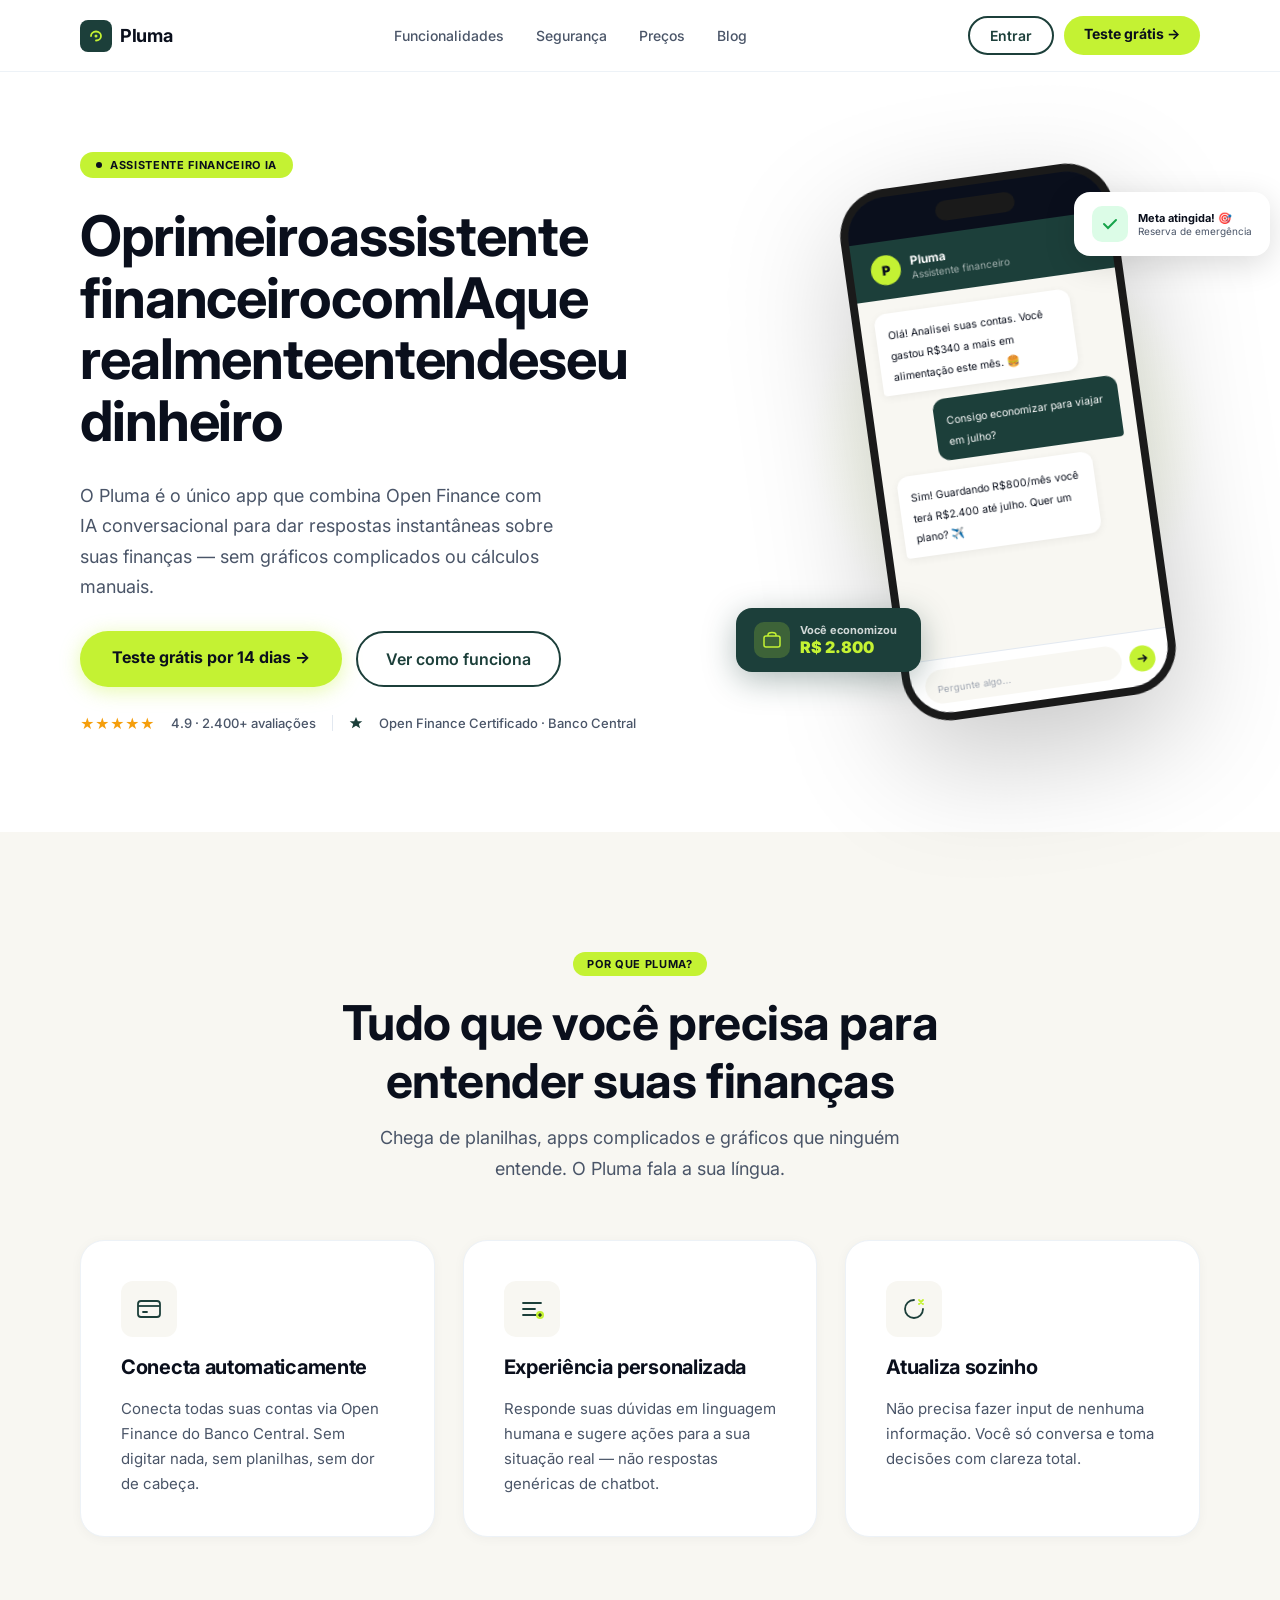
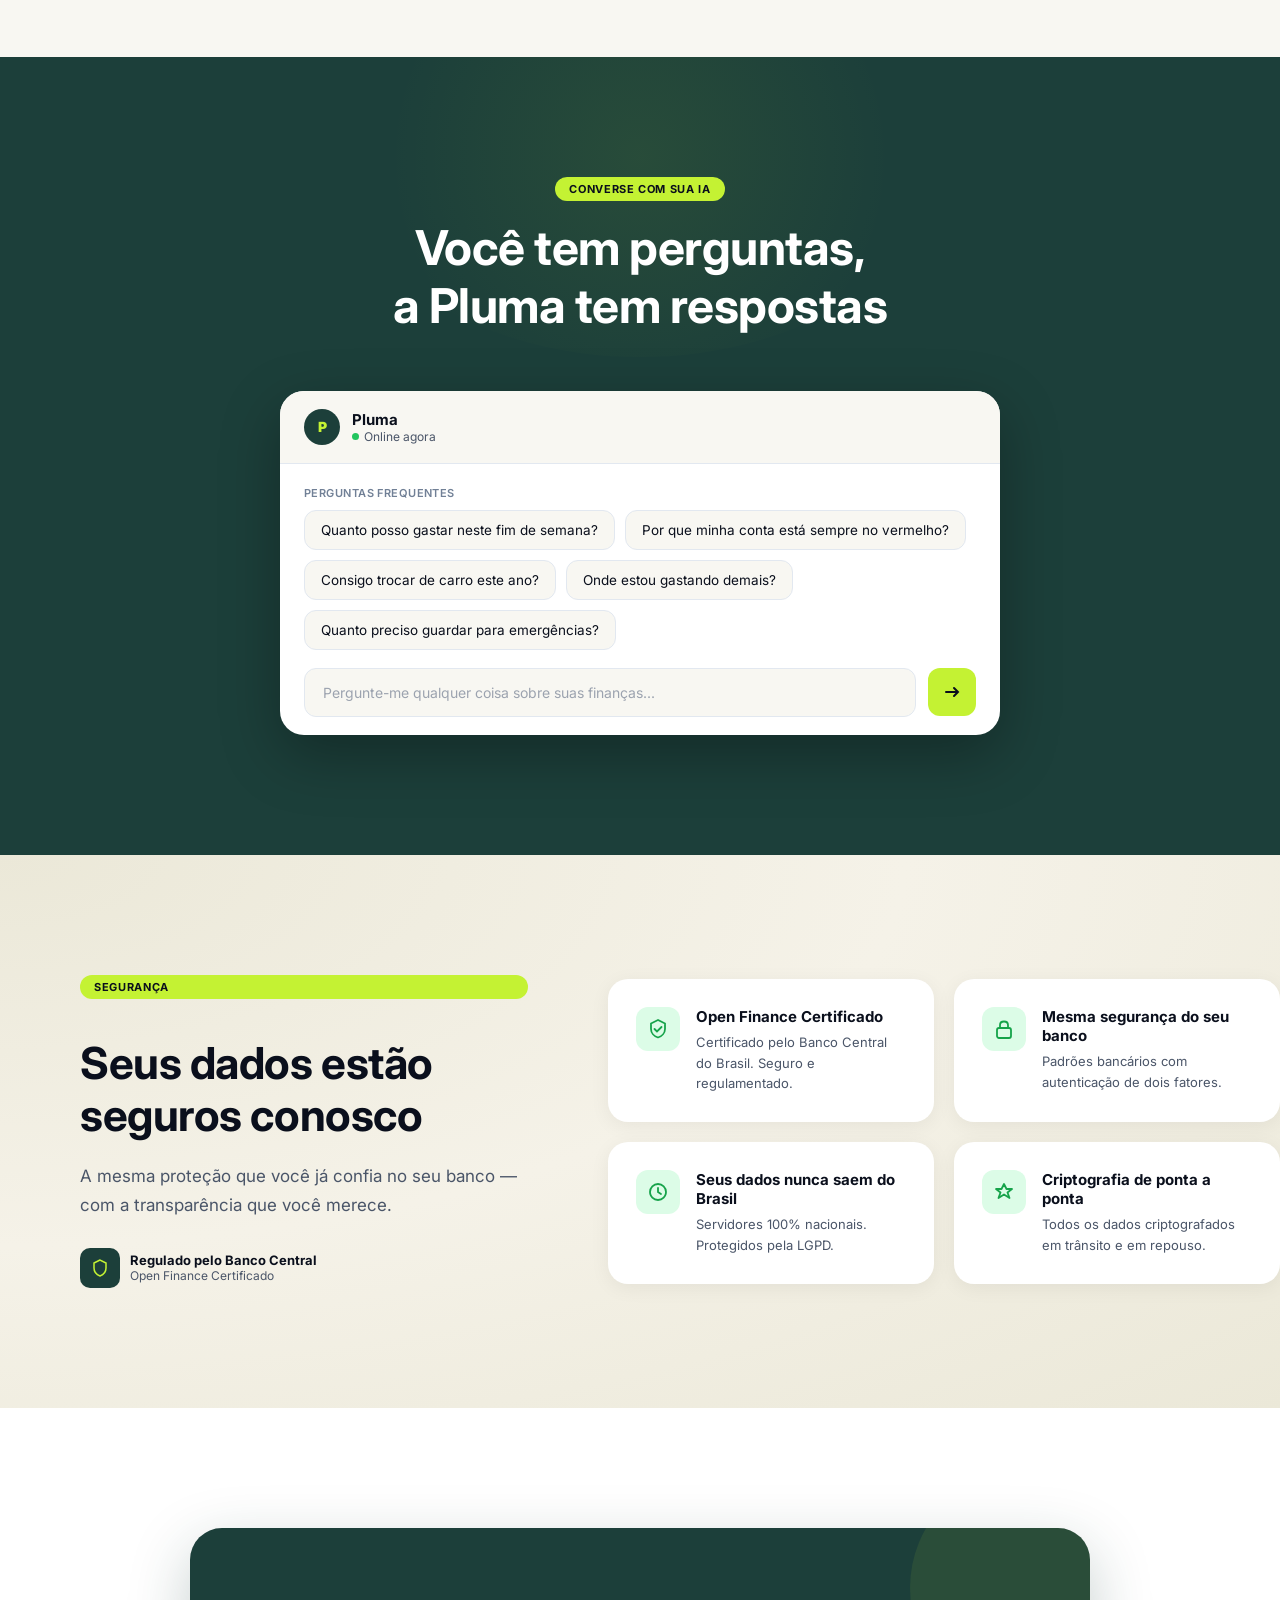
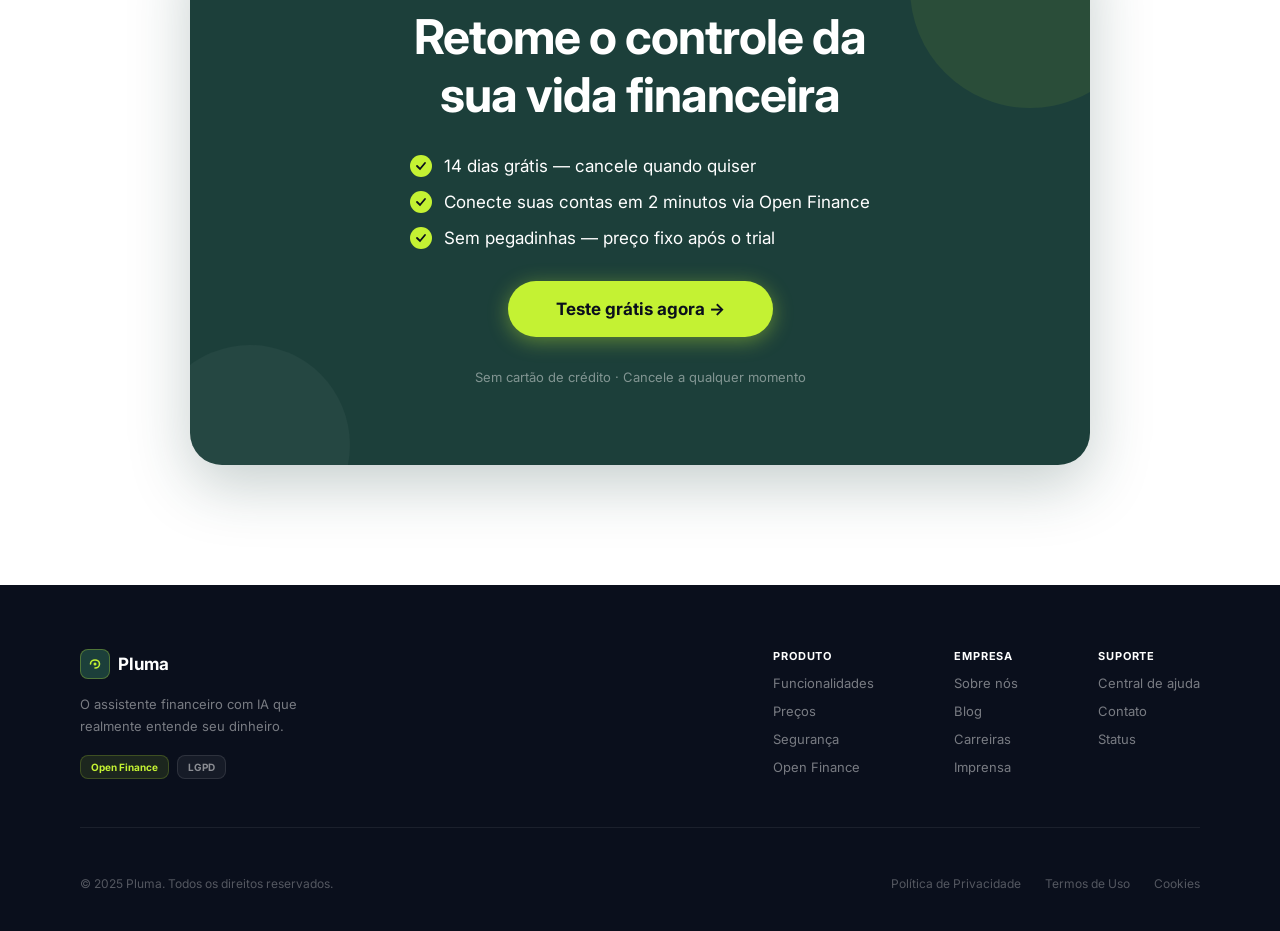
<file: landing-pluma/index.html>
<!DOCTYPE html>
<html lang="pt-BR">
<head>
  <meta charset="UTF-8" />
  <meta name="viewport" content="width=device-width, initial-scale=1.0" />
  <title>Pluma — O Assistente Financeiro com IA que Entende Seu Dinheiro</title>
  <link rel="preconnect" href="https://fonts.googleapis.com" />
  <link href="https://fonts.googleapis.com/css2?family=Inter:wght@400;500;600;700;800;900&display=swap" rel="stylesheet" />
  <link rel="stylesheet" href="/landing-pluma/styles.css" />
</head>
<body>

<!-- NAV -->
<nav>
  <a href="#" class="nav-logo">
    <div class="nav-logo-icon">
      <svg width="16" height="16" viewBox="0 0 16 16" fill="none"><path d="M3 8C3 5.5 5 3.5 8 3.5C11 3.5 13 5.5 13 8C13 10.5 11 12.5 8 12.5" stroke="#C4F233" stroke-width="1.8" stroke-linecap="round"/><circle cx="8" cy="8" r="1.5" fill="#C4F233"/></svg>
    </div>
    <span>Pluma</span>
  </a>
  <div class="nav-links">
    <a href="#why">Funcionalidades</a>
    <a href="#safety">Segurança</a>
    <a href="#cta">Preços</a>
    <a href="#">Blog</a>
  </div>
  <div class="nav-cta">    <a href="#" class="btn-nav-outline">Entrar</a>
    <a href="#" class="btn-nav-primary">Teste grátis →</a>
  </div>
</nav>

<!-- HERO -->
<section class="hero">
  <div class="hero-left">
    <div class="hero-badge reveal">
      <div class="hero-badge-dot"></div>
      <span>Assistente Financeiro IA</span>
    </div>

    <h1 class="hero-h1" id="hero-title" aria-label="O primeiro assistente financeiro com IA que realmente entende seu dinheiro"></h1>

    <p class="hero-sub reveal reveal-delay-2">
      O Pluma é o único app que combina Open Finance com IA conversacional para dar respostas instantâneas sobre suas finanças — sem gráficos complicados ou cálculos manuais.
    </p>

    <div class="hero-ctas reveal reveal-delay-3">
      <a href="#" class="btn-lime">Teste grátis por 14 dias →</a>
      <a href="#" class="btn-forest-outline">Ver como funciona</a>
    </div>

    <div class="hero-trust reveal reveal-delay-4">
      <span class="trust-stars">★★★★★</span>
      <span class="trust-text">4.9 · 2.400+ avaliações</span>
      <div class="trust-divider"></div>
      <svg width="14" height="14" viewBox="0 0 14 14" fill="none"><path d="M7 1L8.8 5.2H13.3L9.8 7.9L11.1 12.3L7 9.7L2.9 12.3L4.2 7.9L0.7 5.2H5.2L7 1Z" fill="#1C3F3A"/></svg>
      <span class="trust-text">Open Finance Certificado · Banco Central</span>
    </div>
  </div>

  <!-- Phone mockup -->
  <div class="hero-right">
    <div class="hero-glow"></div>

    <!-- Floating card 1 — Meta atingida -->
    <div class="float-card-1">
      <div class="float-icon green-light">
        <svg width="20" height="20" viewBox="0 0 20 20" fill="none"><path d="M4 10L8 14L16 6" stroke="#16A34A" stroke-width="2" stroke-linecap="round"/></svg>
      </div>
      <div>
        <div class="float-title" style="color:#0A0F1C;">Meta atingida! 🎯</div>
        <div class="float-sub" style="color:#4A5568;">Reserva de emergência</div>
      </div>
    </div>

    <!-- Phone -->
    <div class="phone-wrap">
      <div class="phone">
        <div class="phone-statusbar"><div class="phone-notch"></div></div>
        <div class="phone-header">
          <div class="phone-avatar">P</div>
          <div class="phone-header-info">
            <span class="phone-header-name">Pluma</span>
            <span class="phone-header-status">Assistente financeiro</span>
          </div>
        </div>
        <div class="phone-chat">
          <div class="msg-ai"><span>Olá! Analisei suas contas. Você gastou R$340 a mais em alimentação este mês. 🍔</span></div>
          <div class="msg-user"><span>Consigo economizar para viajar em julho?</span></div>
          <div class="msg-ai"><span>Sim! Guardando R$800/mês você terá R$2.400 até julho. Quer um plano? ✈️</span></div>
        </div>
        <div class="phone-input">
          <div class="phone-input-field"><span>Pergunte algo...</span></div>
          <div class="phone-send">
            <svg width="12" height="12" viewBox="0 0 12 12" fill="none"><path d="M2 6H10M7 3L10 6L7 9" stroke="#0A0F1C" stroke-width="1.5" stroke-linecap="round"/></svg>
          </div>
        </div>
      </div>
    </div>

    <!-- Floating card 2 — Economia -->
    <div class="float-card-2">
      <div class="float-icon lime-dark">
        <svg width="20" height="20" viewBox="0 0 20 20" fill="none"><rect x="2" y="6" width="16" height="11" rx="2" stroke="#C4F233" stroke-width="1.5"/><path d="M6 6V5C6 3.5 7.5 2.5 10 2.5C12.5 2.5 14 3.5 14 5V6" stroke="#C4F233" stroke-width="1.5"/></svg>
      </div>
      <div>
        <div class="float-title" style="color:rgba(255,255,255,0.8);">Você economizou</div>
        <div class="float-amount">R$ 2.800</div>
      </div>
    </div>
  </div>
</section>

<!-- WHY PLUMA -->
<section class="why" id="why">
  <div class="section-badge reveal">Por que Pluma?</div>
  <h2 class="section-title reveal">Tudo que você precisa para<br/>entender suas finanças</h2>
  <p class="section-sub reveal">Chega de planilhas, apps complicados e gráficos que ninguém entende. O Pluma fala a sua língua.</p>
  <div class="cards-grid">
    <div class="feat-card reveal">
      <div class="feat-icon">
        <svg width="28" height="28" viewBox="0 0 28 28" fill="none"><rect x="3" y="6" width="22" height="16" rx="3" stroke="#1C3F3A" stroke-width="1.8"/><path d="M3 11H25" stroke="#1C3F3A" stroke-width="1.8"/><path d="M8 17H12" stroke="#1C3F3A" stroke-width="1.8" stroke-linecap="round"/></svg>
      </div>
      <h3>Conecta automaticamente</h3>
      <p>Conecta todas suas contas via Open Finance do Banco Central. Sem digitar nada, sem planilhas, sem dor de cabeça.</p>
    </div>
    <div class="feat-card reveal reveal-delay-1">
      <div class="feat-icon">
        <svg width="28" height="28" viewBox="0 0 28 28" fill="none"><path d="M5 8H23M5 14H17M5 20H20" stroke="#1C3F3A" stroke-width="1.8" stroke-linecap="round"/><circle cx="22" cy="20" r="4" fill="#C4F233"/><path d="M20.5 20H23.5M22 18.5V21.5" stroke="#0A0F1C" stroke-width="1.2" stroke-linecap="round"/></svg>
      </div>
      <h3>Experiência personalizada</h3>
      <p>Responde suas dúvidas em linguagem humana e sugere ações para a sua situação real — não respostas genéricas de chatbot.</p>
    </div>
    <div class="feat-card reveal reveal-delay-2">
      <div class="feat-icon">
        <svg width="28" height="28" viewBox="0 0 28 28" fill="none"><path d="M14 5C9 5 5 9 5 14C5 19 9 23 14 23C19 23 23 19 23 14" stroke="#1C3F3A" stroke-width="1.8" stroke-linecap="round"/><path d="M19 5L23 9M23 5L19 9" stroke="#C4F233" stroke-width="1.8" stroke-linecap="round"/></svg>
      </div>
      <h3>Atualiza sozinho</h3>
      <p>Não precisa fazer input de nenhuma informação. Você só conversa e toma decisões com clareza total.</p>
    </div>
  </div>
</section>

<!-- CHAT DEMO -->
<section class="chat-demo" id="chat">
  <div class="section-badge reveal">Converse com sua IA</div>
  <h2 class="section-title reveal" style="color:#fff;margin-bottom:56px;">Você tem perguntas,<br/>a Pluma tem respostas</h2>
  <div class="chat-ui reveal reveal-delay-1">
    <div class="chat-header">
      <div class="chat-avatar">P</div>
      <div>
        <div class="chat-name">Pluma</div>
        <div class="chat-online">
          <div class="online-dot"></div>
          <span class="online-text">Online agora</span>
        </div>
      </div>
    </div>
    <div class="chat-suggestions">
      <span class="suggestions-label">Perguntas frequentes</span>
      <div class="chips">
        <div class="chip">Quanto posso gastar neste fim de semana?</div>
        <div class="chip">Por que minha conta está sempre no vermelho?</div>
        <div class="chip">Consigo trocar de carro este ano?</div>
        <div class="chip">Onde estou gastando demais?</div>
        <div class="chip">Quanto preciso guardar para emergências?</div>
      </div>
    </div>
    <div class="chat-input-row">
      <div class="chat-input">Pergunte-me qualquer coisa sobre suas finanças...</div>
      <div class="chat-send">
        <svg width="20" height="20" viewBox="0 0 20 20" fill="none"><path d="M4 10H16M12 6L16 10L12 14" stroke="#0A0F1C" stroke-width="2" stroke-linecap="round"/></svg>
      </div>
    </div>
  </div>
</section>

<!-- SAFETY -->
<section class="safety" id="safety">
  <div class="safety-left">
    <div class="section-badge reveal">Segurança</div>
    <h2 class="reveal">Seus dados estão seguros conosco</h2>
    <p class="reveal reveal-delay-1">A mesma proteção que você já confia no seu banco — com a transparência que você merece.</p>
    <div class="safety-cert reveal reveal-delay-2">
      <div class="safety-cert-icon">
        <svg width="20" height="20" viewBox="0 0 20 20" fill="none"><path d="M10 2L4 5V10C4 13.5 6.5 16.7 10 18C13.5 16.7 16 13.5 16 10V5L10 2Z" stroke="#C4F233" stroke-width="1.5"/></svg>
      </div>
      <div>
        <div class="safety-cert-title">Regulado pelo Banco Central</div>
        <div class="safety-cert-sub">Open Finance Certificado</div>
      </div>
    </div>
  </div>
  <div class="safety-right">
    <div class="trust-card reveal">
      <div class="trust-icon"><svg width="22" height="22" viewBox="0 0 22 22" fill="none"><path d="M11 2L4 5.5V11C4 14.8 7 18.3 11 19.5C15 18.3 18 14.8 18 11V5.5L11 2Z" stroke="#16A34A" stroke-width="1.8"/><path d="M7.5 11L10 13.5L14.5 9" stroke="#16A34A" stroke-width="1.8" stroke-linecap="round"/></svg></div>
      <div><h3>Open Finance Certificado</h3><p>Certificado pelo Banco Central do Brasil. Seguro e regulamentado.</p></div>
    </div>
    <div class="trust-card reveal reveal-delay-1">
      <div class="trust-icon"><svg width="22" height="22" viewBox="0 0 22 22" fill="none"><rect x="4" y="10" width="14" height="10" rx="2" stroke="#16A34A" stroke-width="1.8"/><path d="M7 10V7C7 5 8.5 3.5 11 3.5C13.5 3.5 15 5 15 7V10" stroke="#16A34A" stroke-width="1.8" stroke-linecap="round"/></svg></div>
      <div><h3>Mesma segurança do seu banco</h3><p>Padrões bancários com autenticação de dois fatores.</p></div>
    </div>
    <div class="trust-card reveal reveal-delay-2">
      <div class="trust-icon"><svg width="22" height="22" viewBox="0 0 22 22" fill="none"><circle cx="11" cy="11" r="8" stroke="#16A34A" stroke-width="1.8"/><path d="M11 7V11L14 13" stroke="#16A34A" stroke-width="1.8" stroke-linecap="round"/></svg></div>
      <div><h3>Seus dados nunca saem do Brasil</h3><p>Servidores 100% nacionais. Protegidos pela LGPD.</p></div>
    </div>
    <div class="trust-card reveal reveal-delay-3">
      <div class="trust-icon"><svg width="22" height="22" viewBox="0 0 22 22" fill="none"><path d="M11 3L13.5 8H19L14.5 11.5L16.5 17L11 13.5L5.5 17L7.5 11.5L3 8H8.5L11 3Z" stroke="#16A34A" stroke-width="1.8" stroke-linejoin="round"/></svg></div>
      <div><h3>Criptografia de ponta a ponta</h3><p>Todos os dados criptografados em trânsito e em repouso.</p></div>
    </div>
  </div>
</section>

<!-- CTA -->
<section class="cta-section" id="cta">
  <div class="cta-card reveal">
    <h2>Retome o controle da<br/>sua vida financeira</h2>
    <div class="cta-benefits">
      <div class="cta-benefit"><div class="cta-check"><svg width="12" height="12" viewBox="0 0 12 12" fill="none"><path d="M2 6L5 9L10 3" stroke="#0A0F1C" stroke-width="1.8" stroke-linecap="round"/></svg></div><span>14 dias grátis — cancele quando quiser</span></div>
      <div class="cta-benefit"><div class="cta-check"><svg width="12" height="12" viewBox="0 0 12 12" fill="none"><path d="M2 6L5 9L10 3" stroke="#0A0F1C" stroke-width="1.8" stroke-linecap="round"/></svg></div><span>Conecte suas contas em 2 minutos via Open Finance</span></div>
      <div class="cta-benefit"><div class="cta-check"><svg width="12" height="12" viewBox="0 0 12 12" fill="none"><path d="M2 6L5 9L10 3" stroke="#0A0F1C" stroke-width="1.8" stroke-linecap="round"/></svg></div><span>Sem pegadinhas — preço fixo após o trial</span></div>
    </div>
    <a href="#" class="btn-lime">Teste grátis agora →</a>
    <p class="cta-fine">Sem cartão de crédito · Cancele a qualquer momento</p>
  </div>
</section>

<!-- FOOTER -->
<footer>
  <div class="footer-top">
    <div class="footer-brand">
      <div class="footer-logo">
        <div class="footer-logo-icon">
          <svg width="14" height="14" viewBox="0 0 14 14" fill="none"><path d="M2.5 7C2.5 4.8 4.5 3 7 3C9.5 3 11.5 4.8 11.5 7C11.5 9.2 9.5 11 7 11" stroke="#C4F233" stroke-width="1.6" stroke-linecap="round"/><circle cx="7" cy="7" r="1.5" fill="#C4F233"/></svg>
        </div>
        <span>Pluma</span>
      </div>
      <p class="footer-desc">O assistente financeiro com IA que realmente entende seu dinheiro.</p>
      <div class="footer-badges">
        <span class="footer-badge lime">Open Finance</span>
        <span class="footer-badge muted">LGPD</span>
      </div>
    </div>
    <div class="footer-links">
      <div class="footer-col">
        <span class="footer-col-title">Produto</span>
        <a href="#">Funcionalidades</a>
        <a href="#">Preços</a>
        <a href="#">Segurança</a>
        <a href="#">Open Finance</a>
      </div>
      <div class="footer-col">
        <span class="footer-col-title">Empresa</span>
        <a href="#">Sobre nós</a>
        <a href="#">Blog</a>
        <a href="#">Carreiras</a>
        <a href="#">Imprensa</a>
      </div>
      <div class="footer-col">
        <span class="footer-col-title">Suporte</span>
        <a href="#">Central de ajuda</a>
        <a href="#">Contato</a>
        <a href="#">Status</a>
      </div>
    </div>
  </div>
  <div class="footer-divider"></div>
  <div class="footer-bottom">
    <span class="footer-copy">© 2025 Pluma. Todos os direitos reservados.</span>
    <div class="footer-legal">
      <a href="#">Política de Privacidade</a>
      <a href="#">Termos de Uso</a>
      <a href="#">Cookies</a>
    </div>
  </div>
</footer>

<script src="/landing-pluma/scripts.js"></script>
</body>
</html>
</file>
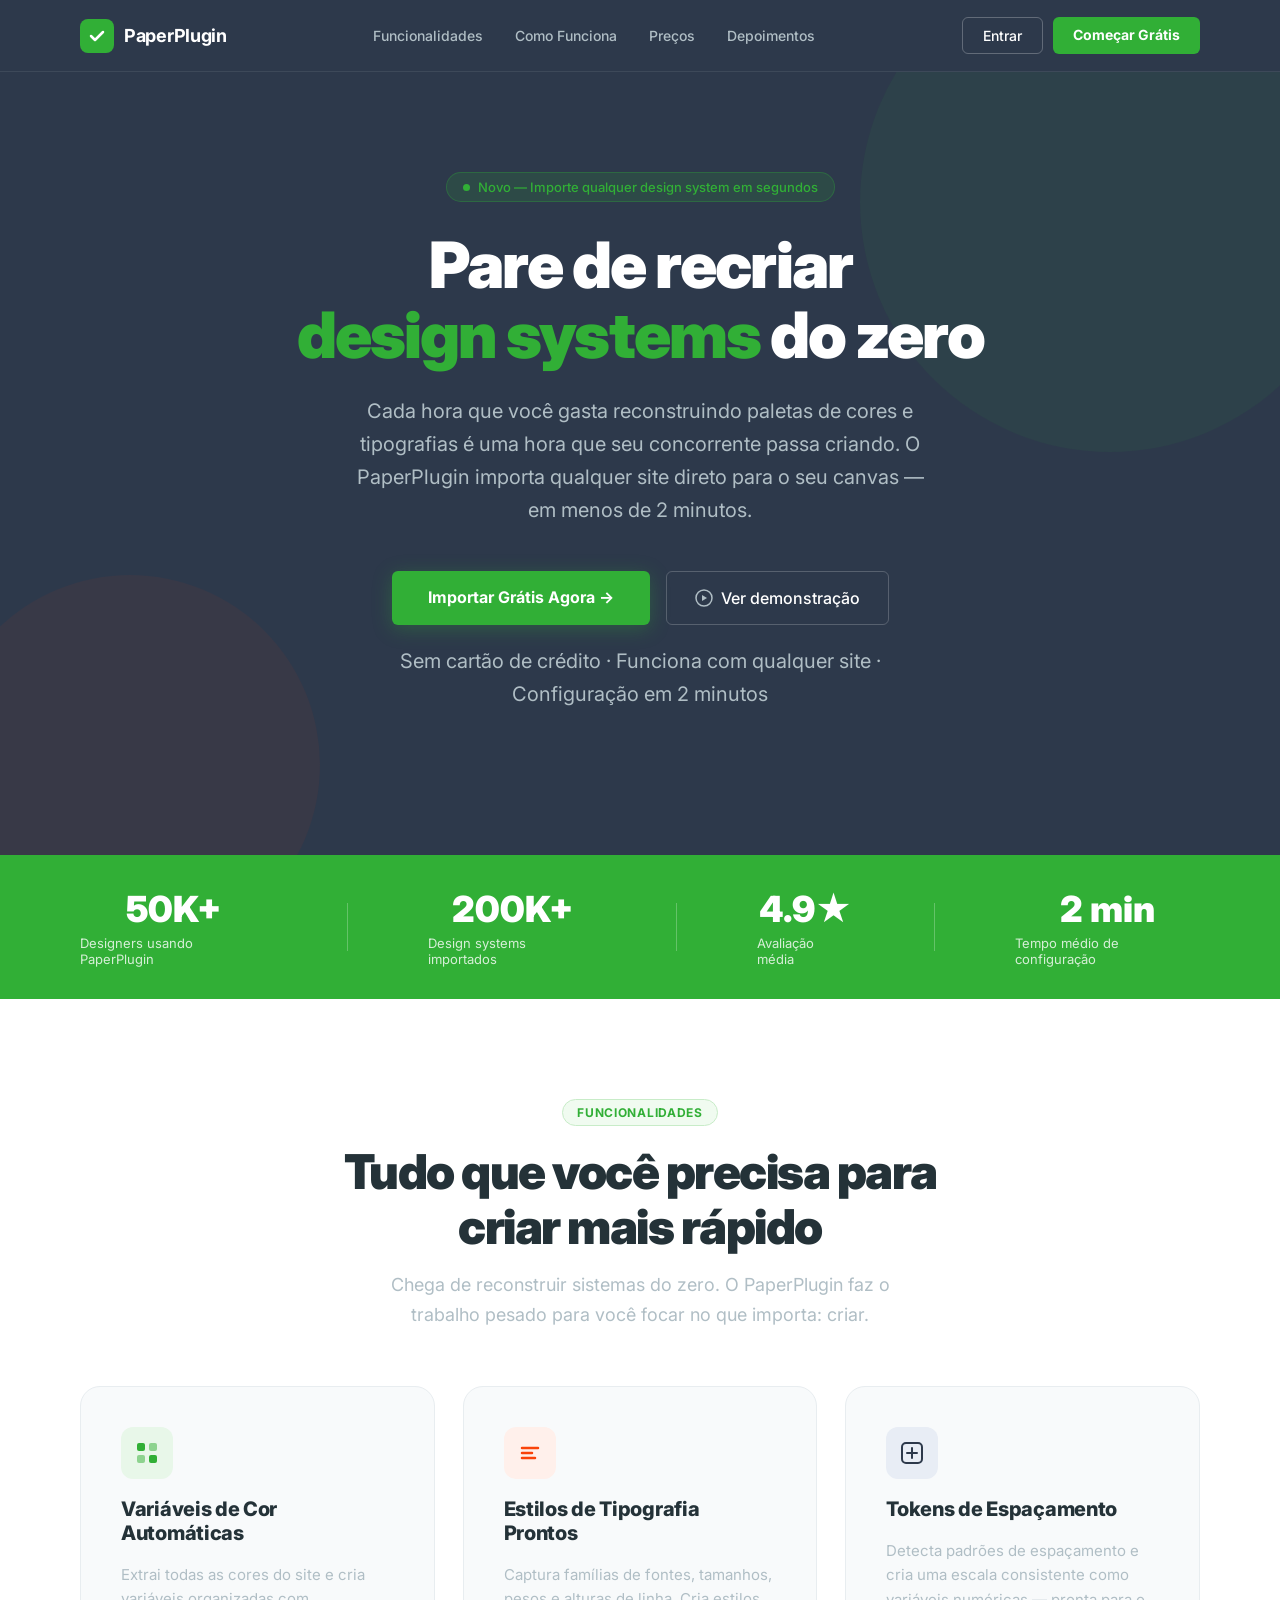
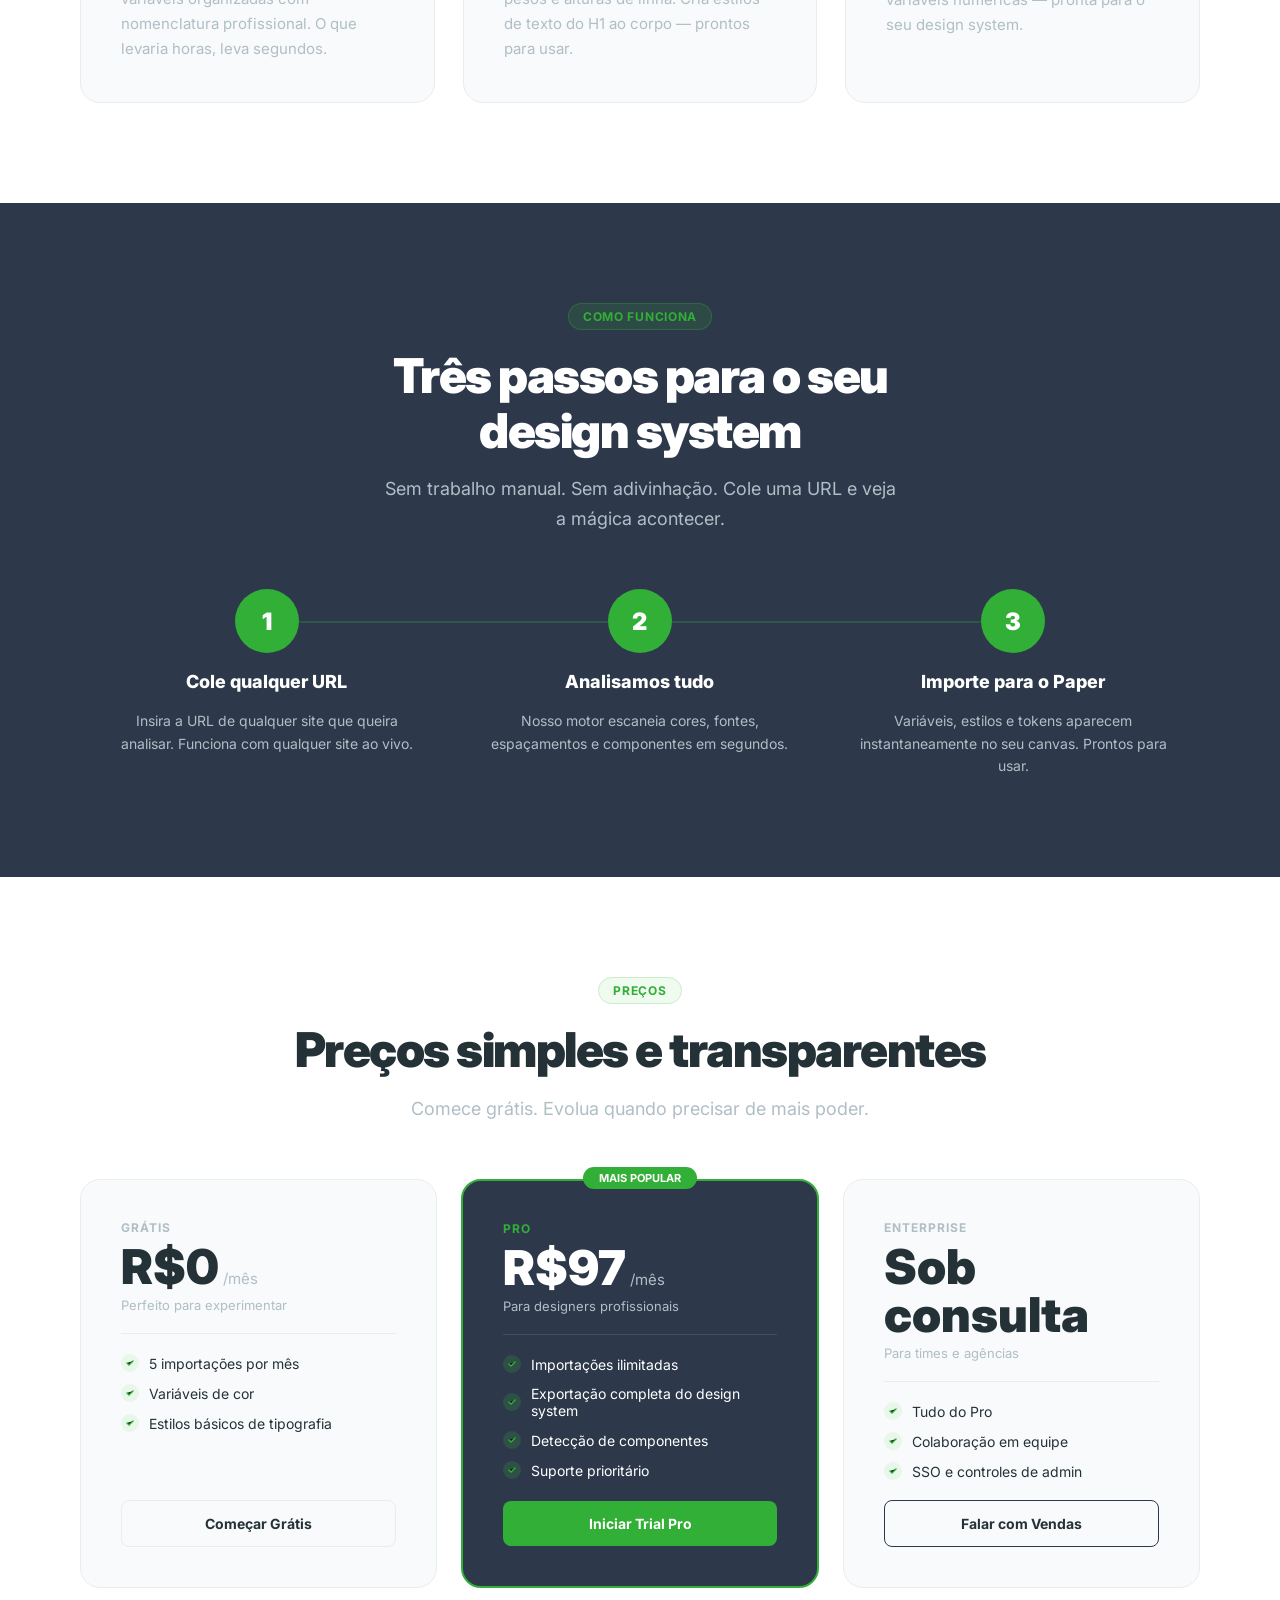
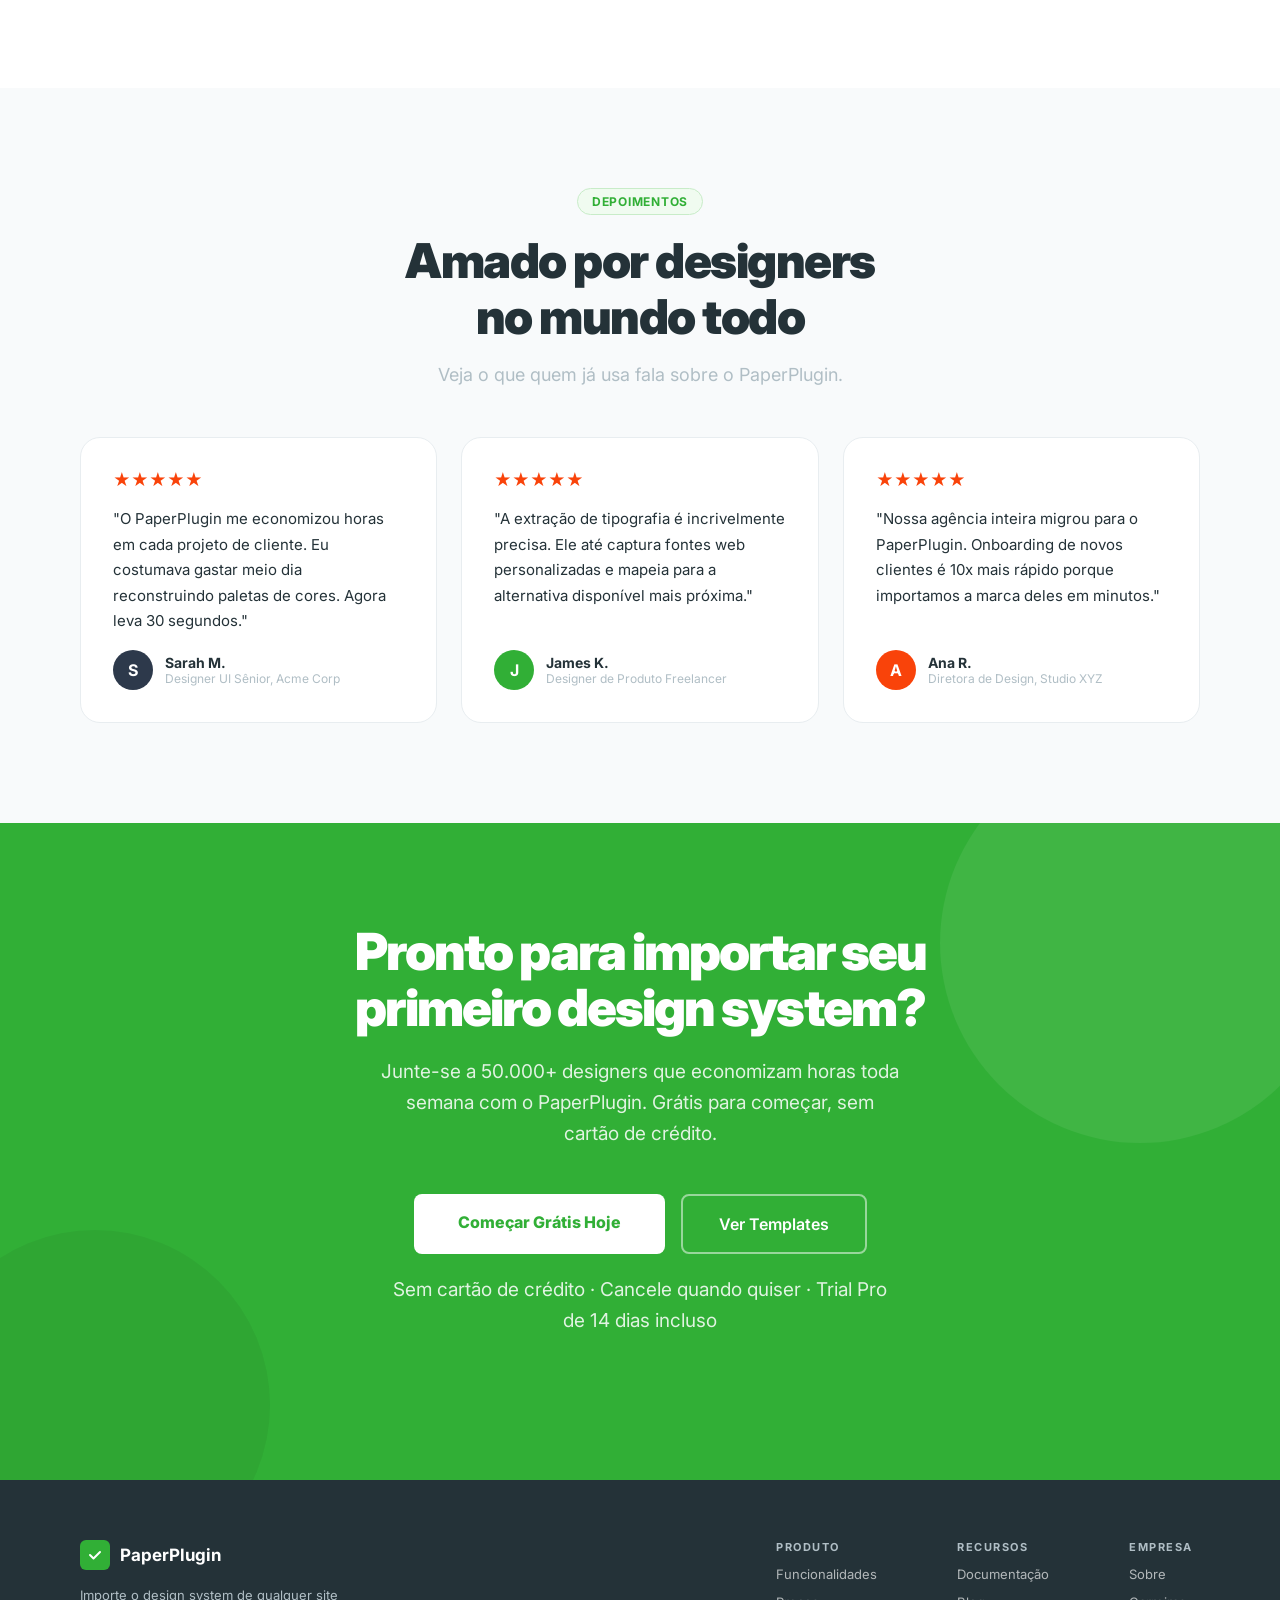
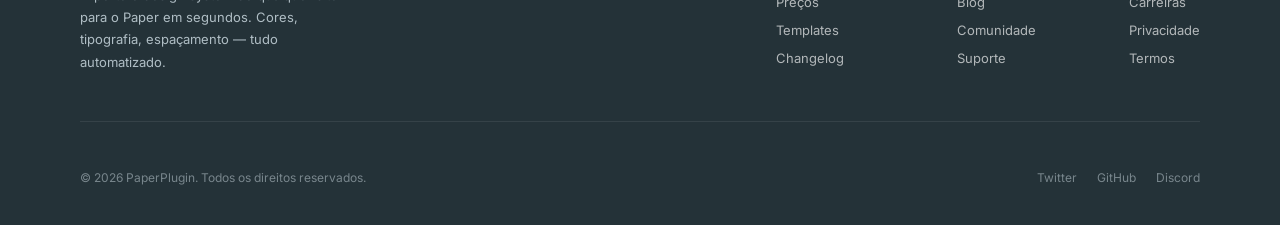
<file: landing-templatemonster/index.html>
<!DOCTYPE html>
<html lang="pt-BR">
<head>
  <meta charset="UTF-8" />
  <meta name="viewport" content="width=device-width, initial-scale=1.0" />
  <title>PaperPlugin — Importe Qualquer Design System em Segundos</title>
  <link rel="preconnect" href="https://fonts.googleapis.com" />
  <link href="https://fonts.googleapis.com/css2?family=Inter:wght@400;500;600;700;800;900&display=swap" rel="stylesheet" />
  <link rel="stylesheet" href="/landing-templatemonster/styles.css" />
</head>
<body>

<!-- NAV -->
<nav>
  <a href="#" class="nav-logo">
    <div class="nav-logo-icon">
      <svg width="18" height="18" viewBox="0 0 18 18" fill="none"><path d="M3 9L7 13L15 5" stroke="white" stroke-width="2.5" stroke-linecap="round" stroke-linejoin="round"/></svg>
    </div>
    <span>PaperPlugin</span>
  </a>
  <div class="nav-links">
    <a href="#features">Funcionalidades</a>
    <a href="#how">Como Funciona</a>
    <a href="#pricing">Preços</a>
    <a href="#testimonials">Depoimentos</a>
  </div>
  <div class="nav-cta">
    <a href="#" class="btn-outline">Entrar</a>
    <a href="#" class="btn-primary">Começar Grátis</a>
  </div>
</nav>

<!-- HERO -->
<section class="hero">
  <div class="hero-badge reveal">
    <div class="hero-badge-dot"></div>
    <span>Novo — Importe qualquer design system em segundos</span>
  </div>
  <h1 class="reveal reveal-delay-1">
    Pare de recriar<br/><em>design systems</em> do zero
  </h1>
  <p class="reveal reveal-delay-2">
    Cada hora que você gasta reconstruindo paletas de cores e tipografias é uma hora que seu concorrente passa criando. O PaperPlugin importa qualquer site direto para o seu canvas — em menos de 2 minutos.
  </p>
  <div class="hero-ctas reveal reveal-delay-3">
    <a href="#" class="btn-hero">Importar Grátis Agora →</a>
    <a href="#" class="btn-hero-ghost">
      <svg width="18" height="18" viewBox="0 0 18 18" fill="none"><circle cx="9" cy="9" r="8" stroke="#B0BEC5" stroke-width="1.5"/><path d="M7 6L12 9L7 12V6Z" fill="#B0BEC5"/></svg>
      Ver demonstração
    </a>
  </div>
  <p class="hero-trust reveal reveal-delay-4">Sem cartão de crédito · Funciona com qualquer site · Configuração em 2 minutos</p>
</section>

<!-- STATS -->
<div class="stats">
  <div class="stats-inner">
    <div class="stat reveal"><span class="stat-num">50K+</span><span class="stat-label">Designers usando PaperPlugin</span></div>
    <div class="stat-divider"></div>
    <div class="stat reveal reveal-delay-1"><span class="stat-num">200K+</span><span class="stat-label">Design systems importados</span></div>
    <div class="stat-divider"></div>
    <div class="stat reveal reveal-delay-2"><span class="stat-num">4.9★</span><span class="stat-label">Avaliação média</span></div>
    <div class="stat-divider"></div>
    <div class="stat reveal reveal-delay-3"><span class="stat-num">2 min</span><span class="stat-label">Tempo médio de configuração</span></div>
  </div>
</div>

<!-- FEATURES -->
<section class="features" id="features">
  <div class="section-badge reveal">Funcionalidades</div>
  <h2 class="section-title centered reveal">Tudo que você precisa para<br/>criar mais rápido</h2>
  <p class="section-sub centered reveal">Chega de reconstruir sistemas do zero. O PaperPlugin faz o trabalho pesado para você focar no que importa: criar.</p>
  <div class="cards-grid">
    <div class="card reveal">
      <div class="card-icon green">
        <svg width="26" height="26" viewBox="0 0 26 26" fill="none"><rect x="3" y="3" width="8" height="8" rx="2" fill="#31AF36"/><rect x="15" y="3" width="8" height="8" rx="2" fill="#31AF36" opacity="0.5"/><rect x="3" y="15" width="8" height="8" rx="2" fill="#31AF36" opacity="0.5"/><rect x="15" y="15" width="8" height="8" rx="2" fill="#31AF36"/></svg>
      </div>
      <h3>Variáveis de Cor Automáticas</h3>
      <p>Extrai todas as cores do site e cria variáveis organizadas com nomenclatura profissional. O que levaria horas, leva segundos.</p>
    </div>
    <div class="card reveal reveal-delay-1">
      <div class="card-icon orange">
        <svg width="26" height="26" viewBox="0 0 26 26" fill="none"><path d="M5 8h16M5 13h10M5 18h13" stroke="#F9430A" stroke-width="2.5" stroke-linecap="round"/></svg>
      </div>
      <h3>Estilos de Tipografia Prontos</h3>
      <p>Captura famílias de fontes, tamanhos, pesos e alturas de linha. Cria estilos de texto do H1 ao corpo — prontos para usar.</p>
    </div>
    <div class="card reveal reveal-delay-2">
      <div class="card-icon blue">
        <svg width="26" height="26" viewBox="0 0 26 26" fill="none"><rect x="3" y="3" width="20" height="20" rx="4" stroke="#2D394B" stroke-width="2"/><path d="M8 13h10M13 8v10" stroke="#2D394B" stroke-width="2" stroke-linecap="round"/></svg>
      </div>
      <h3>Tokens de Espaçamento</h3>
      <p>Detecta padrões de espaçamento e cria uma escala consistente como variáveis numéricas — pronta para o seu design system.</p>
    </div>
  </div>
</section>

<!-- HOW IT WORKS -->
<section class="how" id="how">
  <div class="section-badge reveal">Como Funciona</div>
  <h2 class="section-title centered reveal">Três passos para o seu<br/>design system</h2>
  <p class="section-sub centered reveal">Sem trabalho manual. Sem adivinhação. Cole uma URL e veja a mágica acontecer.</p>
  <div class="steps">
    <div class="step reveal"><div class="step-num">1</div><h3>Cole qualquer URL</h3><p>Insira a URL de qualquer site que queira analisar. Funciona com qualquer site ao vivo.</p></div>
    <div class="step reveal reveal-delay-1"><div class="step-num">2</div><h3>Analisamos tudo</h3><p>Nosso motor escaneia cores, fontes, espaçamentos e componentes em segundos.</p></div>
    <div class="step reveal reveal-delay-2"><div class="step-num">3</div><h3>Importe para o Paper</h3><p>Variáveis, estilos e tokens aparecem instantaneamente no seu canvas. Prontos para usar.</p></div>
  </div>
</section>

<!-- PRICING -->
<section class="pricing" id="pricing">
  <div class="section-badge reveal">Preços</div>
  <h2 class="section-title centered reveal">Preços simples e transparentes</h2>
  <p class="section-sub centered reveal">Comece grátis. Evolua quando precisar de mais poder.</p>
  <div class="pricing-grid">
    <div class="price-card reveal">
      <div>
        <div class="price-label">GRÁTIS</div>
        <div style="display:flex;align-items:baseline;gap:4px;margin-top:8px;"><span class="price-amount">R$0</span><span class="price-period">/mês</span></div>
        <div class="price-desc" style="margin-top:6px;">Perfeito para experimentar</div>
      </div>
      <div class="price-divider"></div>
      <div class="feature-list">
        <div class="feature-item"><div class="feature-check"><svg width="10" height="10" viewBox="0 0 10 10"><path d="M2 5L4 7L8 3" stroke="#31AF36" stroke-width="1.5" stroke-linecap="round"/></svg></div><span class="feature-text">5 importações por mês</span></div>
        <div class="feature-item"><div class="feature-check"><svg width="10" height="10" viewBox="0 0 10 10"><path d="M2 5L4 7L8 3" stroke="#31AF36" stroke-width="1.5" stroke-linecap="round"/></svg></div><span class="feature-text">Variáveis de cor</span></div>
        <div class="feature-item"><div class="feature-check"><svg width="10" height="10" viewBox="0 0 10 10"><path d="M2 5L4 7L8 3" stroke="#31AF36" stroke-width="1.5" stroke-linecap="round"/></svg></div><span class="feature-text">Estilos básicos de tipografia</span></div>
      </div>
      <a href="#" class="price-btn outline">Começar Grátis</a>
    </div>
    <div class="price-card featured reveal reveal-delay-1">
      <div class="popular-badge">MAIS POPULAR</div>
      <div>
        <div class="price-label">PRO</div>
        <div style="display:flex;align-items:baseline;gap:4px;margin-top:8px;"><span class="price-amount">R$97</span><span class="price-period">/mês</span></div>
        <div class="price-desc" style="margin-top:6px;">Para designers profissionais</div>
      </div>
      <div class="price-divider"></div>
      <div class="feature-list">
        <div class="feature-item"><div class="feature-check dark"><svg width="10" height="10" viewBox="0 0 10 10"><path d="M2 5L4 7L8 3" stroke="#31AF36" stroke-width="1.5" stroke-linecap="round"/></svg></div><span class="feature-text">Importações ilimitadas</span></div>
        <div class="feature-item"><div class="feature-check dark"><svg width="10" height="10" viewBox="0 0 10 10"><path d="M2 5L4 7L8 3" stroke="#31AF36" stroke-width="1.5" stroke-linecap="round"/></svg></div><span class="feature-text">Exportação completa do design system</span></div>
        <div class="feature-item"><div class="feature-check dark"><svg width="10" height="10" viewBox="0 0 10 10"><path d="M2 5L4 7L8 3" stroke="#31AF36" stroke-width="1.5" stroke-linecap="round"/></svg></div><span class="feature-text">Detecção de componentes</span></div>
        <div class="feature-item"><div class="feature-check dark"><svg width="10" height="10" viewBox="0 0 10 10"><path d="M2 5L4 7L8 3" stroke="#31AF36" stroke-width="1.5" stroke-linecap="round"/></svg></div><span class="feature-text">Suporte prioritário</span></div>
      </div>
      <a href="#" class="price-btn green">Iniciar Trial Pro</a>
    </div>
    <div class="price-card reveal reveal-delay-2">
      <div>
        <div class="price-label">ENTERPRISE</div>
        <div style="display:flex;align-items:baseline;gap:4px;margin-top:8px;"><span class="price-amount">Sob consulta</span></div>
        <div class="price-desc" style="margin-top:6px;">Para times e agências</div>
      </div>
      <div class="price-divider"></div>
      <div class="feature-list">
        <div class="feature-item"><div class="feature-check"><svg width="10" height="10" viewBox="0 0 10 10"><path d="M2 5L4 7L8 3" stroke="#31AF36" stroke-width="1.5" stroke-linecap="round"/></svg></div><span class="feature-text">Tudo do Pro</span></div>
        <div class="feature-item"><div class="feature-check"><svg width="10" height="10" viewBox="0 0 10 10"><path d="M2 5L4 7L8 3" stroke="#31AF36" stroke-width="1.5" stroke-linecap="round"/></svg></div><span class="feature-text">Colaboração em equipe</span></div>
        <div class="feature-item"><div class="feature-check"><svg width="10" height="10" viewBox="0 0 10 10"><path d="M2 5L4 7L8 3" stroke="#31AF36" stroke-width="1.5" stroke-linecap="round"/></svg></div><span class="feature-text">SSO e controles de admin</span></div>
      </div>
      <a href="#" class="price-btn dark-outline">Falar com Vendas</a>
    </div>
  </div>
</section>

<!-- TESTIMONIALS -->
<section class="testimonials" id="testimonials">
  <div class="section-badge reveal">Depoimentos</div>
  <h2 class="section-title centered reveal">Amado por designers<br/>no mundo todo</h2>
  <p class="section-sub centered reveal" style="margin-bottom:48px;">Veja o que quem já usa fala sobre o PaperPlugin.</p>
  <div class="testi-grid">
    <div class="testi-card reveal">
      <div class="stars">★★★★★</div>
      <p class="testi-text">"O PaperPlugin me economizou horas em cada projeto de cliente. Eu costumava gastar meio dia reconstruindo paletas de cores. Agora leva 30 segundos."</p>
      <div class="testi-author"><div class="testi-avatar" style="background:#2D394B;">S</div><div><div class="testi-name">Sarah M.</div><div class="testi-role">Designer UI Sênior, Acme Corp</div></div></div>
    </div>
    <div class="testi-card reveal reveal-delay-1">
      <div class="stars">★★★★★</div>
      <p class="testi-text">"A extração de tipografia é incrivelmente precisa. Ele até captura fontes web personalizadas e mapeia para a alternativa disponível mais próxima."</p>
      <div class="testi-author"><div class="testi-avatar" style="background:#31AF36;">J</div><div><div class="testi-name">James K.</div><div class="testi-role">Designer de Produto Freelancer</div></div></div>
    </div>
    <div class="testi-card reveal reveal-delay-2">
      <div class="stars">★★★★★</div>
      <p class="testi-text">"Nossa agência inteira migrou para o PaperPlugin. Onboarding de novos clientes é 10x mais rápido porque importamos a marca deles em minutos."</p>
      <div class="testi-author"><div class="testi-avatar" style="background:#F9430A;">A</div><div><div class="testi-name">Ana R.</div><div class="testi-role">Diretora de Design, Studio XYZ</div></div></div>
    </div>
  </div>
</section>

<!-- CTA -->
<section class="cta-section">
  <h2 class="reveal">Pronto para importar seu<br/>primeiro design system?</h2>
  <p class="reveal reveal-delay-1">Junte-se a 50.000+ designers que economizam horas toda semana com o PaperPlugin. Grátis para começar, sem cartão de crédito.</p>
  <div class="cta-btns reveal reveal-delay-2">
    <a href="#" class="btn-cta-white">Começar Grátis Hoje</a>
    <a href="#" class="btn-cta-ghost">Ver Templates</a>
  </div>
  <p class="cta-trust reveal reveal-delay-3">Sem cartão de crédito · Cancele quando quiser · Trial Pro de 14 dias incluso</p>
</section>

<!-- FOOTER -->
<footer>
  <div class="footer-top">
    <div class="footer-brand">
      <div class="footer-logo">
        <div class="footer-logo-icon">
          <svg width="16" height="16" viewBox="0 0 16 16" fill="none"><path d="M3 8L6.5 11.5L13 5" stroke="white" stroke-width="2" stroke-linecap="round" stroke-linejoin="round"/></svg>
        </div>
        <span>PaperPlugin</span>
      </div>
      <p class="footer-desc">Importe o design system de qualquer site para o Paper em segundos. Cores, tipografia, espaçamento — tudo automatizado.</p>
    </div>
    <div class="footer-links">
      <div class="footer-col">
        <span class="footer-col-title">Produto</span>
        <a href="#">Funcionalidades</a><a href="#">Preços</a><a href="#">Templates</a><a href="#">Changelog</a>
      </div>
      <div class="footer-col">
        <span class="footer-col-title">Recursos</span>
        <a href="#">Documentação</a><a href="#">Blog</a><a href="#">Comunidade</a><a href="#">Suporte</a>
      </div>
      <div class="footer-col">
        <span class="footer-col-title">Empresa</span>
        <a href="#">Sobre</a><a href="#">Carreiras</a><a href="#">Privacidade</a><a href="#">Termos</a>
      </div>
    </div>
  </div>
  <div class="footer-divider"></div>
  <div class="footer-bottom">
    <span class="footer-copy">© 2026 PaperPlugin. Todos os direitos reservados.</span>
    <div class="footer-legal">
      <a href="#">Twitter</a><a href="#">GitHub</a><a href="#">Discord</a>
    </div>
  </div>
</footer>

<script src="/landing-templatemonster/scripts.js"></script>
</body>
</html>
</file>
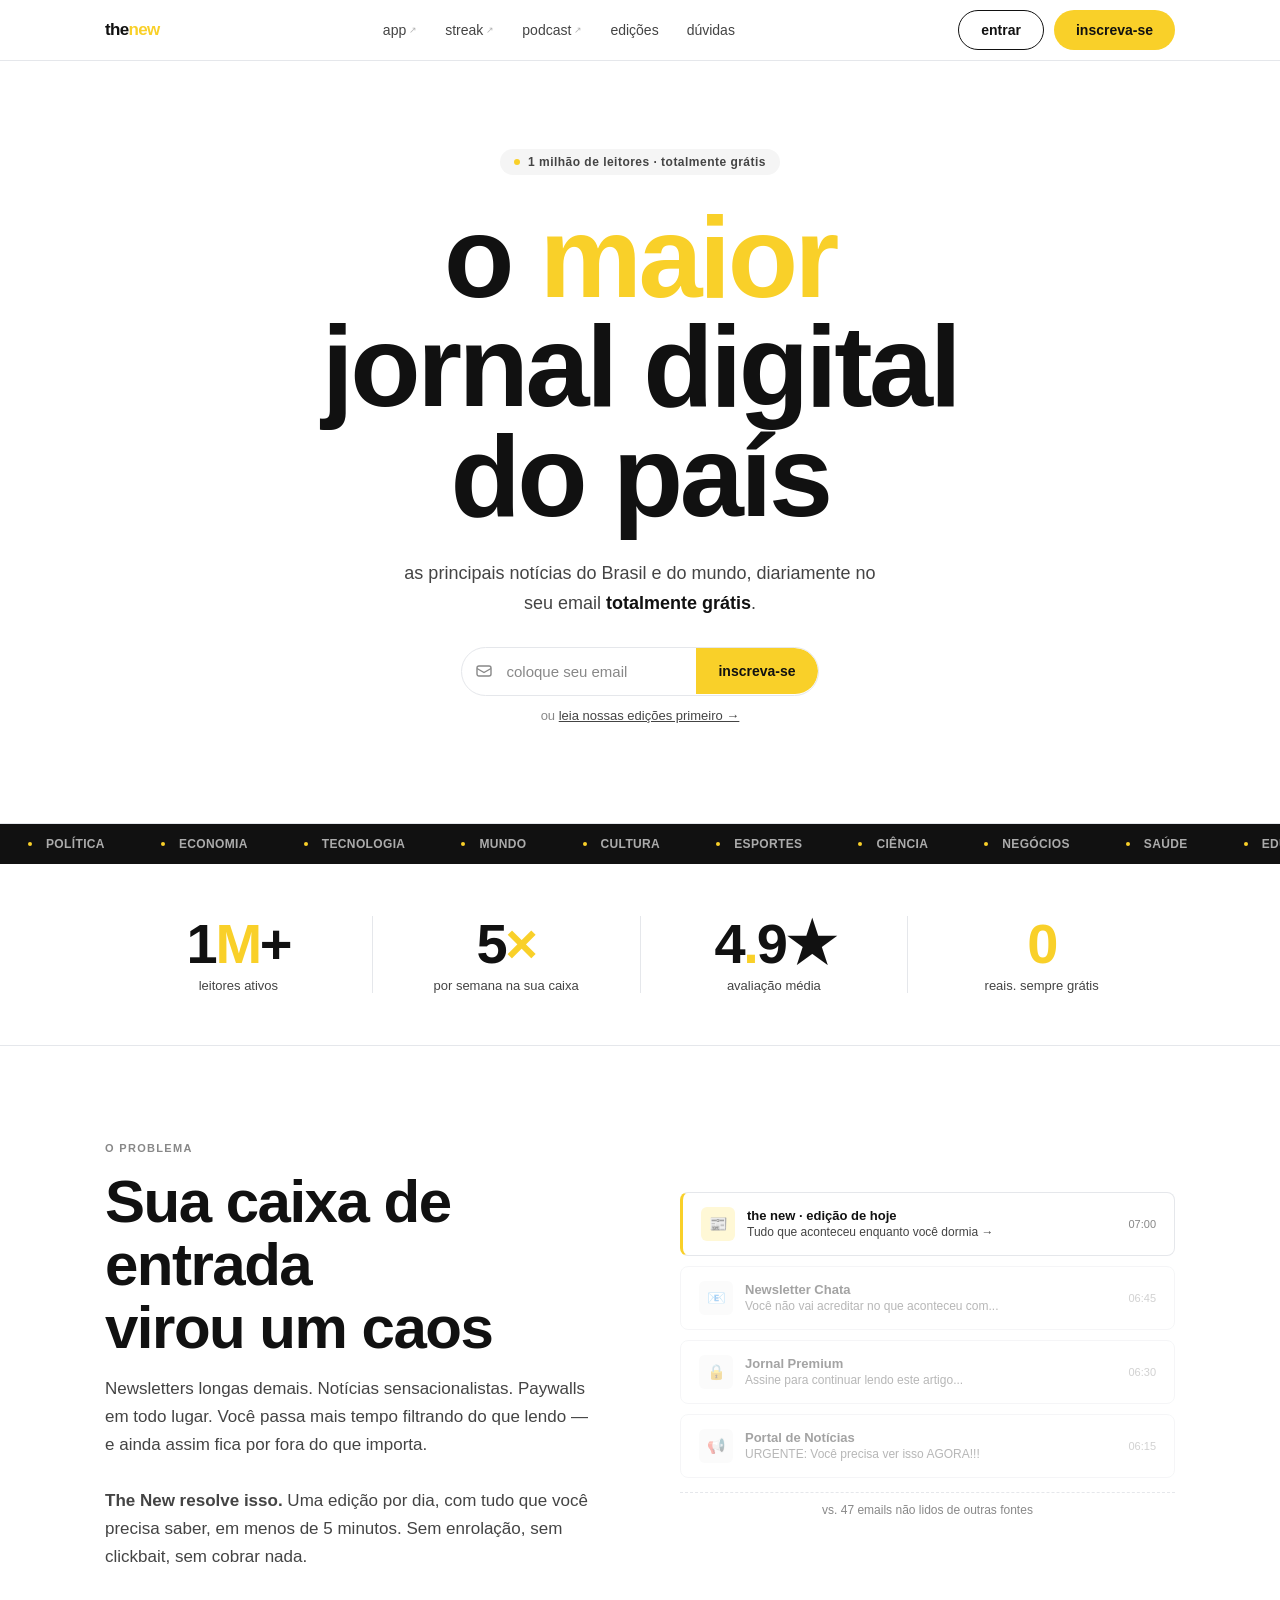
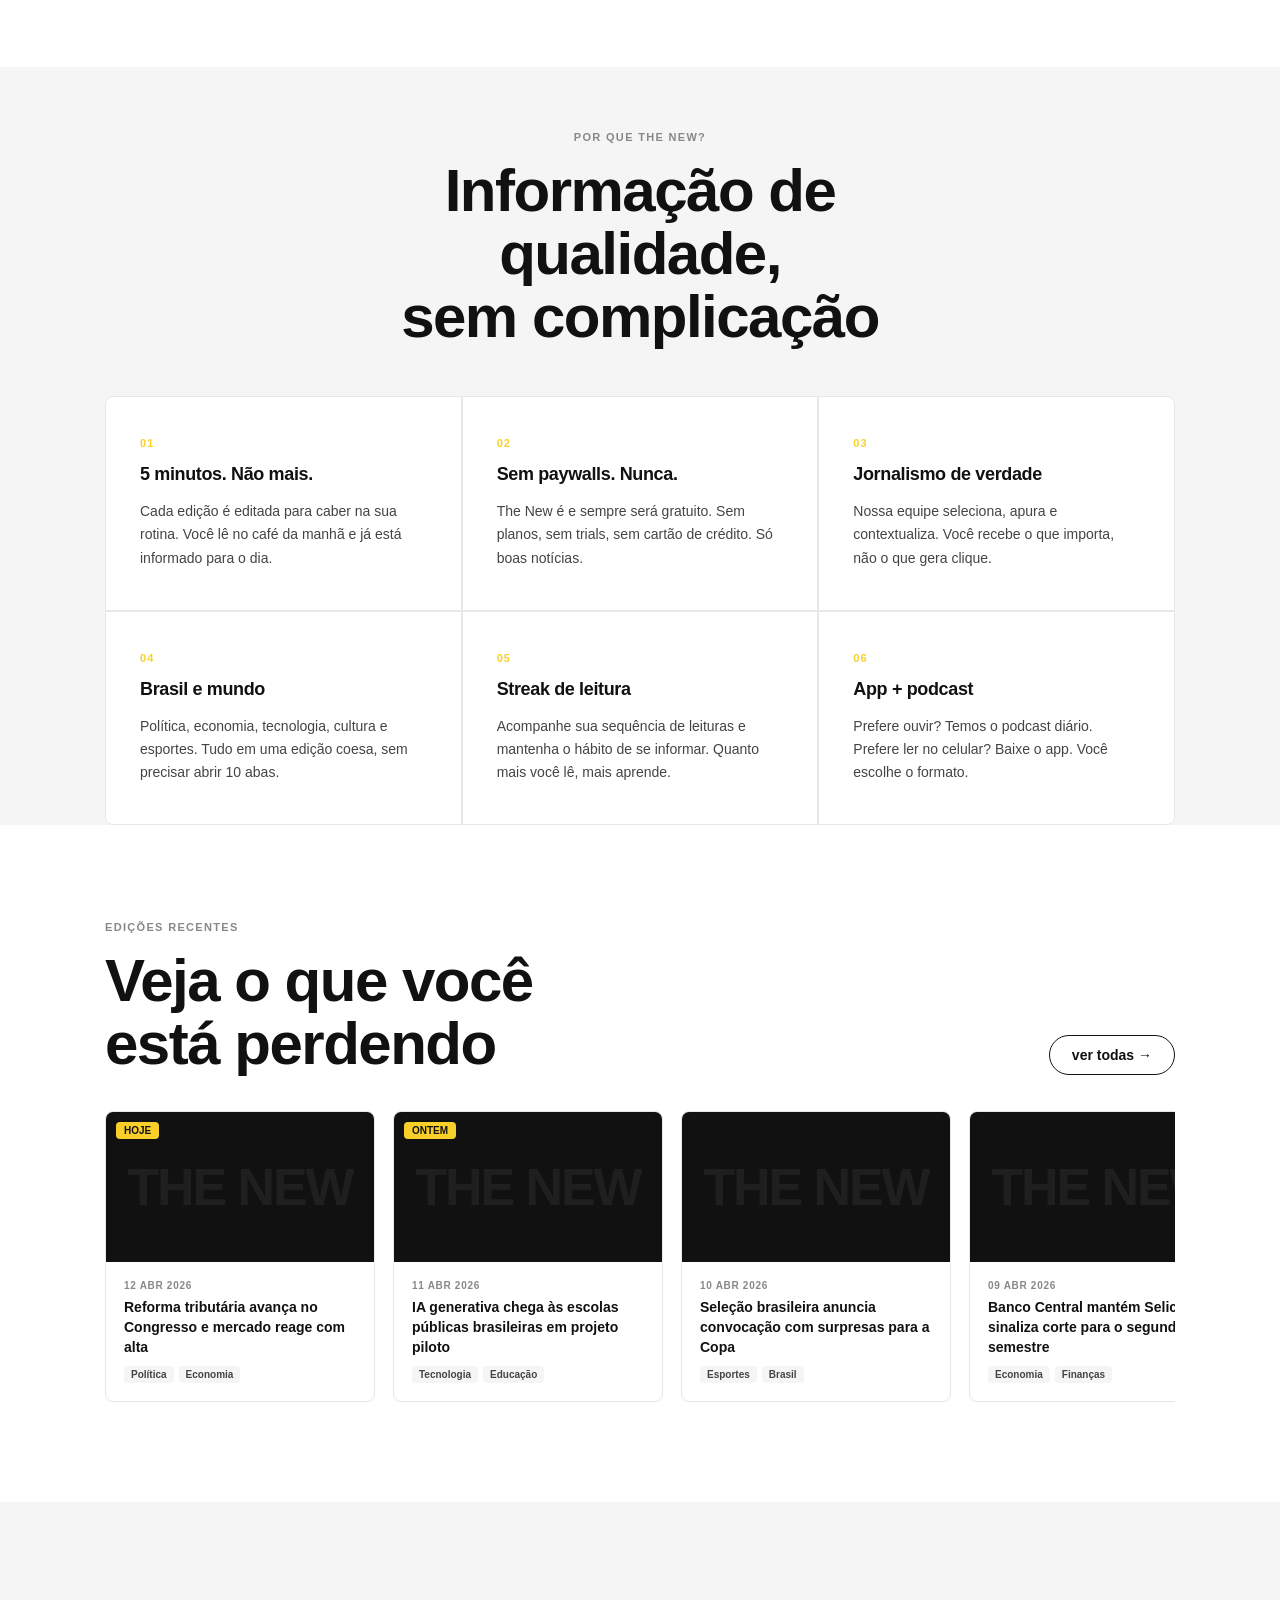
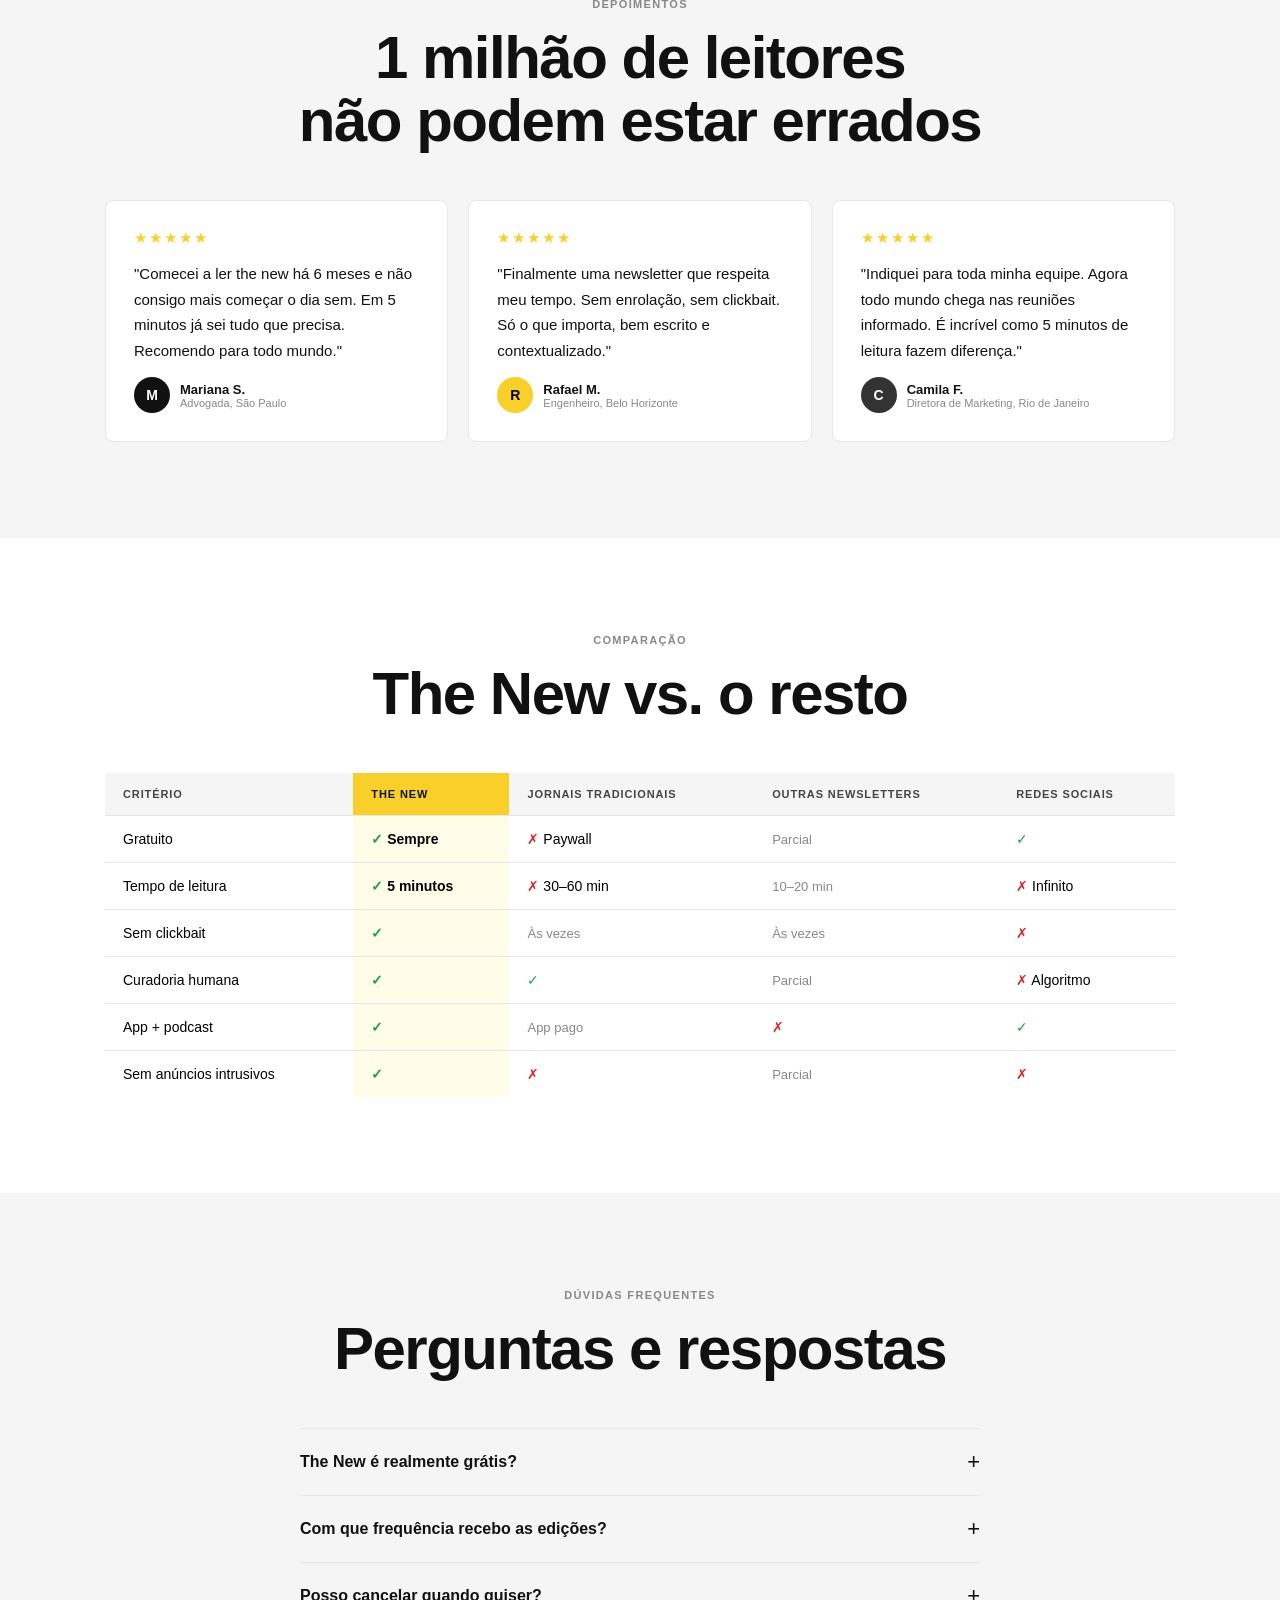
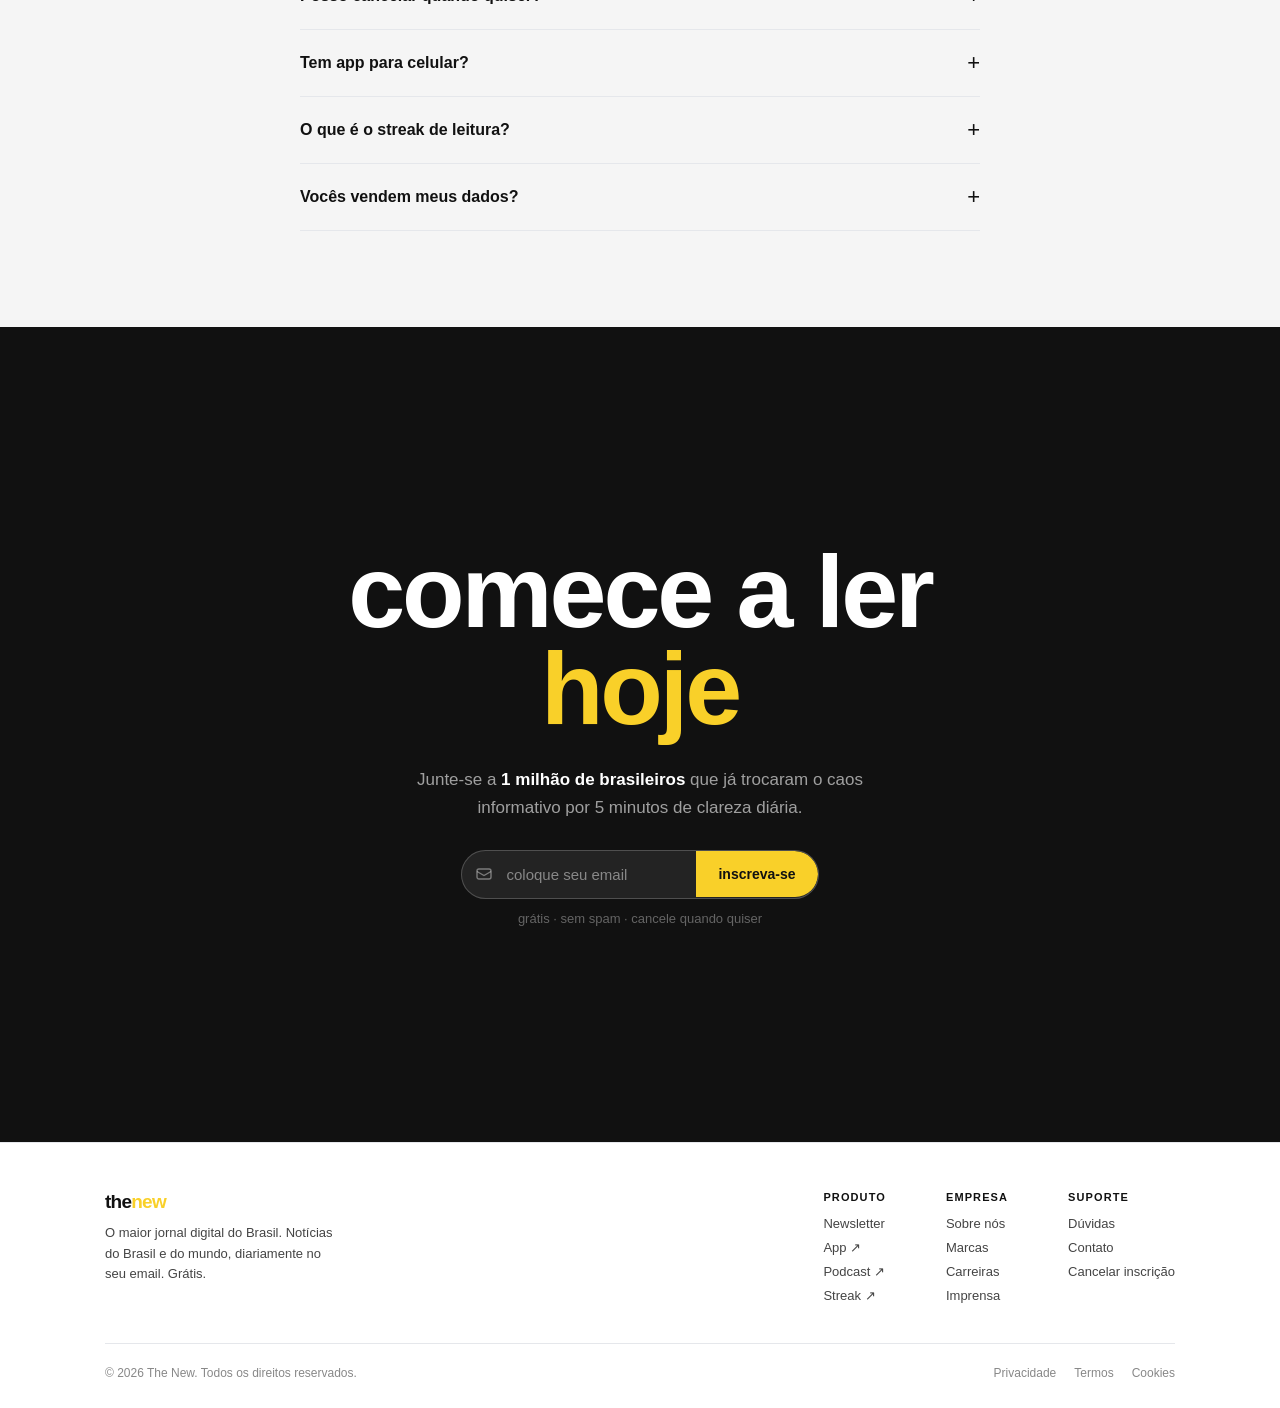
<file: landing-thenew/index.html>
<!DOCTYPE html>
<html lang="pt-BR">
<head>
  <meta charset="UTF-8" />
  <meta name="viewport" content="width=device-width, initial-scale=1.0" />
  <title>The New — O maior jornal digital do país</title>
  <meta name="description" content="As principais notícias do Brasil e do mundo, diariamente no seu email. Totalmente grátis. Junte-se a mais de 1 milhão de leitores." />
  <link rel="stylesheet" href="/landing-thenew/styles.css" />
</head>
<body>

<!-- ══ NAV ══════════════════════════════════════════════ -->
<nav>
  <div class="wrap">
    <div class="nav-inner">
      <a href="#" class="nav-logo">the<b>new</b></a>
      <div class="nav-links">
        <a href="#app">app <span class="ext">↗</span></a>
        <a href="#streak">streak <span class="ext">↗</span></a>
        <a href="#podcast">podcast <span class="ext">↗</span></a>
        <a href="#edicoes">edições</a>
        <a href="#faq">dúvidas</a>
      </div>
      <div style="display:flex;gap:10px;">
        <a href="#" class="btn btn-outline">entrar</a>
        <a href="#" class="btn btn-yellow">inscreva-se</a>
      </div>
    </div>
  </div>
</nav>

<!-- ══ HERO ══════════════════════════════════════════════ -->
<section class="hero" id="hero">
  <div class="wrap">
    <div class="hero-inner">
      <div class="hero-pill r">
        <div class="hero-pill-dot"></div>
        <span>1 milhão de leitores · totalmente grátis</span>
      </div>
      <h1 class="hero-h1 r d1">
        o <em>maior</em><br/>jornal digital<br/>do país
      </h1>
      <p class="hero-sub r d2">
        as principais notícias do Brasil e do mundo,
        diariamente no seu email <strong>totalmente grátis</strong>.
      </p>
      <div style="display:flex;flex-direction:column;align-items:center;gap:12px;" class="r d3">
        <form class="email-form" onsubmit="return false;">
          <div class="email-form-icon">
            <svg width="16" height="16" viewBox="0 0 16 16" fill="none"><rect x="1" y="3" width="14" height="10" rx="2" stroke="#888" stroke-width="1.4"/><path d="M1 5.5L8 9.5L15 5.5" stroke="#888" stroke-width="1.4"/></svg>
          </div>
          <input type="email" placeholder="coloque seu email" />
          <button type="submit" class="btn btn-yellow">inscreva-se</button>
        </form>
        <p class="hero-fine">ou <a href="#">leia nossas edições primeiro →</a></p>
      </div>
    </div>
  </div>
</section>

<!-- ══ TICKER ══════════════════════════════════════════════ -->
<div class="ticker">
  <div class="ticker-track">
    <div class="ticker-item"><span class="ticker-dot"></span>POLÍTICA</div>
    <div class="ticker-item"><span class="ticker-dot"></span>ECONOMIA</div>
    <div class="ticker-item"><span class="ticker-dot"></span>TECNOLOGIA</div>
    <div class="ticker-item"><span class="ticker-dot"></span>MUNDO</div>
    <div class="ticker-item"><span class="ticker-dot"></span>CULTURA</div>
    <div class="ticker-item"><span class="ticker-dot"></span>ESPORTES</div>
    <div class="ticker-item"><span class="ticker-dot"></span>CIÊNCIA</div>
    <div class="ticker-item"><span class="ticker-dot"></span>NEGÓCIOS</div>
    <div class="ticker-item"><span class="ticker-dot"></span>SAÚDE</div>
    <div class="ticker-item"><span class="ticker-dot"></span>EDUCAÇÃO</div>
    <div class="ticker-item"><span class="ticker-dot"></span>POLÍTICA</div>
    <div class="ticker-item"><span class="ticker-dot"></span>ECONOMIA</div>
    <div class="ticker-item"><span class="ticker-dot"></span>TECNOLOGIA</div>
    <div class="ticker-item"><span class="ticker-dot"></span>MUNDO</div>
    <div class="ticker-item"><span class="ticker-dot"></span>CULTURA</div>
    <div class="ticker-item"><span class="ticker-dot"></span>ESPORTES</div>
    <div class="ticker-item"><span class="ticker-dot"></span>CIÊNCIA</div>
    <div class="ticker-item"><span class="ticker-dot"></span>NEGÓCIOS</div>
    <div class="ticker-item"><span class="ticker-dot"></span>SAÚDE</div>
    <div class="ticker-item"><span class="ticker-dot"></span>EDUCAÇÃO</div>
  </div>
</div>

<!-- ══ STATS ══════════════════════════════════════════════ -->
<div class="stats">
  <div class="wrap">
    <div class="stats-grid">
      <div class="stat r"><div class="stat-n">1<em>M</em>+</div><div class="stat-l">leitores ativos</div></div>
      <div class="stat r d1"><div class="stat-n">5<em>×</em></div><div class="stat-l">por semana na sua caixa</div></div>
      <div class="stat r d2"><div class="stat-n">4<em>.</em>9★</div><div class="stat-l">avaliação média</div></div>
      <div class="stat r d3"><div class="stat-n"><em>0</em></div><div class="stat-l">reais. sempre grátis</div></div>
    </div>
  </div>
</div>

<!-- ══ PROBLEMA ══════════════════════════════════════════════ -->
<section class="sec">
  <div class="wrap">
    <div class="problem-grid">
      <div>
        <span class="eyebrow r">O problema</span>
        <h2 class="sec-title r d1">Sua caixa de entrada<br/>virou um caos</h2>
        <p class="sec-sub r d2" style="margin-bottom:28px;">
          Newsletters longas demais. Notícias sensacionalistas. Paywalls em todo lugar.
          Você passa mais tempo filtrando do que lendo — e ainda assim fica por fora do que importa.
        </p>
        <p class="sec-sub r d3">
          <strong>The New resolve isso.</strong> Uma edição por dia, com tudo que você precisa saber,
          em menos de 5 minutos. Sem enrolação, sem clickbait, sem cobrar nada.
        </p>
      </div>
      <div class="inbox-stack r d2">
        <div class="inbox-row hi">
          <div class="inbox-ico y">📰</div>
          <div class="inbox-meta">
            <span class="inbox-from">the new · edição de hoje</span>
            <span class="inbox-prev">Tudo que aconteceu enquanto você dormia →</span>
          </div>
          <span class="inbox-time">07:00</span>
        </div>
        <div class="inbox-row dim">
          <div class="inbox-ico g">📧</div>
          <div class="inbox-meta">
            <span class="inbox-from">Newsletter Chata</span>
            <span class="inbox-prev">Você não vai acreditar no que aconteceu com...</span>
          </div>
          <span class="inbox-time">06:45</span>
        </div>
        <div class="inbox-row dim">
          <div class="inbox-ico g">🔒</div>
          <div class="inbox-meta">
            <span class="inbox-from">Jornal Premium</span>
            <span class="inbox-prev">Assine para continuar lendo este artigo...</span>
          </div>
          <span class="inbox-time">06:30</span>
        </div>
        <div class="inbox-row dim">
          <div class="inbox-ico g">📢</div>
          <div class="inbox-meta">
            <span class="inbox-from">Portal de Notícias</span>
            <span class="inbox-prev">URGENTE: Você precisa ver isso AGORA!!!</span>
          </div>
          <span class="inbox-time">06:15</span>
        </div>
        <div class="inbox-note">vs. 47 emails não lidos de outras fontes</div>
      </div>
    </div>
  </div>
</section>

<!-- ══ FEATURES ══════════════════════════════════════════════ -->
<section class="sec sec-gray" id="app" style="padding-top:0;padding-bottom:0;">
  <div class="wrap" style="padding-top:0;padding-bottom:0;">
    <div style="text-align:center;padding:64px 0 48px;" class="r">
      <span class="eyebrow">Por que the new?</span>
      <h2 class="sec-title" style="max-width:600px;margin:0 auto;">Informação de qualidade,<br/>sem complicação</h2>
    </div>
    <div class="feat-grid r d1">
      <div class="feat-cell"><span class="feat-n">01</span><h3>5 minutos. Não mais.</h3><p>Cada edição é editada para caber na sua rotina. Você lê no café da manhã e já está informado para o dia.</p></div>
      <div class="feat-cell"><span class="feat-n">02</span><h3>Sem paywalls. Nunca.</h3><p>The New é e sempre será gratuito. Sem planos, sem trials, sem cartão de crédito. Só boas notícias.</p></div>
      <div class="feat-cell"><span class="feat-n">03</span><h3>Jornalismo de verdade</h3><p>Nossa equipe seleciona, apura e contextualiza. Você recebe o que importa, não o que gera clique.</p></div>
      <div class="feat-cell"><span class="feat-n">04</span><h3>Brasil e mundo</h3><p>Política, economia, tecnologia, cultura e esportes. Tudo em uma edição coesa, sem precisar abrir 10 abas.</p></div>
      <div class="feat-cell"><span class="feat-n">05</span><h3>Streak de leitura</h3><p>Acompanhe sua sequência de leituras e mantenha o hábito de se informar. Quanto mais você lê, mais aprende.</p></div>
      <div class="feat-cell"><span class="feat-n">06</span><h3>App + podcast</h3><p>Prefere ouvir? Temos o podcast diário. Prefere ler no celular? Baixe o app. Você escolhe o formato.</p></div>
    </div>
  </div>
</section>

<!-- ══ EDIÇÕES ══════════════════════════════════════════════ -->
<section class="sec" id="edicoes">
  <div class="wrap">
    <div style="display:flex;justify-content:space-between;align-items:flex-end;margin-bottom:36px;" class="r">
      <div>
        <span class="eyebrow">Edições recentes</span>
        <h2 class="sec-title" style="margin-bottom:0;">Veja o que você<br/>está perdendo</h2>
      </div>
      <a href="#" class="btn btn-outline r d2">ver todas →</a>
    </div>
    <div class="editions-row r d1">
      <div class="ed-card">
        <div class="ed-thumb"><span class="ed-thumb-bg">THE NEW</span><span class="ed-badge">HOJE</span></div>
        <div class="ed-body"><span class="ed-date">12 ABR 2026</span><div class="ed-title">Reforma tributária avança no Congresso e mercado reage com alta</div><div class="ed-tags"><span class="tag">Política</span><span class="tag">Economia</span></div></div>
      </div>
      <div class="ed-card">
        <div class="ed-thumb"><span class="ed-thumb-bg">THE NEW</span><span class="ed-badge">ONTEM</span></div>
        <div class="ed-body"><span class="ed-date">11 ABR 2026</span><div class="ed-title">IA generativa chega às escolas públicas brasileiras em projeto piloto</div><div class="ed-tags"><span class="tag">Tecnologia</span><span class="tag">Educação</span></div></div>
      </div>
      <div class="ed-card">
        <div class="ed-thumb"><span class="ed-thumb-bg">THE NEW</span></div>
        <div class="ed-body"><span class="ed-date">10 ABR 2026</span><div class="ed-title">Seleção brasileira anuncia convocação com surpresas para a Copa</div><div class="ed-tags"><span class="tag">Esportes</span><span class="tag">Brasil</span></div></div>
      </div>
      <div class="ed-card">
        <div class="ed-thumb"><span class="ed-thumb-bg">THE NEW</span></div>
        <div class="ed-body"><span class="ed-date">09 ABR 2026</span><div class="ed-title">Banco Central mantém Selic e sinaliza corte para o segundo semestre</div><div class="ed-tags"><span class="tag">Economia</span><span class="tag">Finanças</span></div></div>
      </div>
      <div class="ed-card">
        <div class="ed-thumb"><span class="ed-thumb-bg">THE NEW</span></div>
        <div class="ed-body"><span class="ed-date">08 ABR 2026</span><div class="ed-title">Startup brasileira levanta R$200M e mira expansão para América Latina</div><div class="ed-tags"><span class="tag">Negócios</span><span class="tag">Tecnologia</span></div></div>
      </div>
    </div>
  </div>
</section>

<!-- ══ DEPOIMENTOS ══════════════════════════════════════════════ -->
<section class="sec sec-gray" id="streak">
  <div class="wrap">
    <div style="text-align:center;margin-bottom:48px;" class="r">
      <span class="eyebrow">Depoimentos</span>
      <h2 class="sec-title">1 milhão de leitores<br/>não podem estar errados</h2>
    </div>
    <div class="testi-grid">
      <div class="testi-card r">
        <div class="testi-stars">★★★★★</div>
        <p class="testi-q">"Comecei a ler the new há 6 meses e não consigo mais começar o dia sem. Em 5 minutos já sei tudo que precisa. Recomendo para todo mundo."</p>
        <div class="testi-author">
          <div class="testi-av" style="background:#111;">M</div>
          <div><div class="testi-name">Mariana S.</div><div class="testi-role">Advogada, São Paulo</div></div>
        </div>
      </div>
      <div class="testi-card r d1">
        <div class="testi-stars">★★★★★</div>
        <p class="testi-q">"Finalmente uma newsletter que respeita meu tempo. Sem enrolação, sem clickbait. Só o que importa, bem escrito e contextualizado."</p>
        <div class="testi-author">
          <div class="testi-av" style="background:#F9D029;color:#000;">R</div>
          <div><div class="testi-name">Rafael M.</div><div class="testi-role">Engenheiro, Belo Horizonte</div></div>
        </div>
      </div>
      <div class="testi-card r d2">
        <div class="testi-stars">★★★★★</div>
        <p class="testi-q">"Indiquei para toda minha equipe. Agora todo mundo chega nas reuniões informado. É incrível como 5 minutos de leitura fazem diferença."</p>
        <div class="testi-author">
          <div class="testi-av" style="background:#333;">C</div>
          <div><div class="testi-name">Camila F.</div><div class="testi-role">Diretora de Marketing, Rio de Janeiro</div></div>
        </div>
      </div>
    </div>
  </div>
</section>

<!-- ══ COMPARAÇÃO ══════════════════════════════════════════════ -->
<section class="sec" id="podcast">
  <div class="wrap">
    <div style="text-align:center;margin-bottom:48px;" class="r">
      <span class="eyebrow">Comparação</span>
      <h2 class="sec-title">The New vs. o resto</h2>
    </div>
    <div class="r d1" style="overflow-x:auto;">
      <table class="cmp">
        <thead>
          <tr>
            <th>Critério</th><th class="hi">the new</th><th>Jornais tradicionais</th><th>Outras newsletters</th><th>Redes sociais</th>
          </tr>
        </thead>
        <tbody>
          <tr><td>Gratuito</td><td class="hi"><span class="ck">✓</span> Sempre</td><td><span class="cx">✗</span> Paywall</td><td><span class="cp">Parcial</span></td><td><span class="ck">✓</span></td></tr>
          <tr><td>Tempo de leitura</td><td class="hi"><span class="ck">✓</span> 5 minutos</td><td><span class="cx">✗</span> 30–60 min</td><td><span class="cp">10–20 min</span></td><td><span class="cx">✗</span> Infinito</td></tr>
          <tr><td>Sem clickbait</td><td class="hi"><span class="ck">✓</span></td><td><span class="cp">Às vezes</span></td><td><span class="cp">Às vezes</span></td><td><span class="cx">✗</span></td></tr>
          <tr><td>Curadoria humana</td><td class="hi"><span class="ck">✓</span></td><td><span class="ck">✓</span></td><td><span class="cp">Parcial</span></td><td><span class="cx">✗</span> Algoritmo</td></tr>
          <tr><td>App + podcast</td><td class="hi"><span class="ck">✓</span></td><td><span class="cp">App pago</span></td><td><span class="cx">✗</span></td><td><span class="ck">✓</span></td></tr>
          <tr><td>Sem anúncios intrusivos</td><td class="hi"><span class="ck">✓</span></td><td><span class="cx">✗</span></td><td><span class="cp">Parcial</span></td><td><span class="cx">✗</span></td></tr>
        </tbody>
      </table>
    </div>
  </div>
</section>

<!-- ══ FAQ ══════════════════════════════════════════════ -->
<section class="sec sec-gray" id="faq">
  <div class="wrap" style="max-width:760px;">
    <div style="text-align:center;margin-bottom:48px;" class="r">
      <span class="eyebrow">Dúvidas frequentes</span>
      <h2 class="sec-title">Perguntas e respostas</h2>
    </div>
    <div class="faq r d1">
      <div class="faq-item">
        <div class="faq-q" onclick="toggle(this)"><span>The New é realmente grátis?</span><span class="faq-ico">+</span></div>
        <div class="faq-a">Sim, 100% grátis. Sem planos pagos, sem trials, sem cartão de crédito. The New se sustenta por meio de parcerias com marcas selecionadas que aparecem de forma transparente nas edições.</div>
      </div>
      <div class="faq-item">
        <div class="faq-q" onclick="toggle(this)"><span>Com que frequência recebo as edições?</span><span class="faq-ico">+</span></div>
        <div class="faq-a">De segunda a sexta-feira, uma edição por dia. Você recebe no início da manhã, antes das 8h, para começar o dia informado.</div>
      </div>
      <div class="faq-item">
        <div class="faq-q" onclick="toggle(this)"><span>Posso cancelar quando quiser?</span><span class="faq-ico">+</span></div>
        <div class="faq-a">Sim. Basta clicar em "cancelar inscrição" no rodapé de qualquer edição. Sem burocracia, sem perguntas, sem cobranças.</div>
      </div>
      <div class="faq-item">
        <div class="faq-q" onclick="toggle(this)"><span>Tem app para celular?</span><span class="faq-ico">+</span></div>
        <div class="faq-a">Sim! O app do The New está disponível para iOS e Android. Você pode ler as edições, acompanhar seu streak e ouvir o podcast diretamente pelo app.</div>
      </div>
      <div class="faq-item">
        <div class="faq-q" onclick="toggle(this)"><span>O que é o streak de leitura?</span><span class="faq-ico">+</span></div>
        <div class="faq-a">O streak conta quantos dias seguidos você leu The New. É uma forma de gamificar o hábito de se informar. Quanto maior o streak, mais você aprende.</div>
      </div>
      <div class="faq-item">
        <div class="faq-q" onclick="toggle(this)"><span>Vocês vendem meus dados?</span><span class="faq-ico">+</span></div>
        <div class="faq-a">Não. Seus dados são usados apenas para enviar as edições e melhorar a experiência. Nunca vendemos ou compartilhamos informações pessoais com terceiros.</div>
      </div>
    </div>
  </div>
</section>

<!-- ══ FINAL CTA ══════════════════════════════════════════════ -->
<section class="sec sec-dark">
  <div class="wrap">
    <div class="final-cta">
      <h2 class="final-cta-h r">comece a ler<br/><em>hoje</em></h2>
      <p class="final-cta-sub r d1">
        Junte-se a <strong>1 milhão de brasileiros</strong> que já trocaram o caos informativo por 5 minutos de clareza diária.
      </p>
      <form style="display:flex;flex-direction:column;align-items:center;gap:12px;" onsubmit="return false;" class="r d2">
        <div class="email-form" style="background:rgba(255,255,255,0.08);border-color:rgba(255,255,255,0.2);">
          <div class="email-form-icon">
            <svg width="16" height="16" viewBox="0 0 16 16" fill="none"><rect x="1" y="3" width="14" height="10" rx="2" stroke="rgba(255,255,255,0.4)" stroke-width="1.4"/><path d="M1 5.5L8 9.5L15 5.5" stroke="rgba(255,255,255,0.4)" stroke-width="1.4"/></svg>
          </div>
          <input type="email" placeholder="coloque seu email" style="color:#fff;" />
          <button type="submit" class="btn btn-yellow">inscreva-se</button>
        </div>
        <p style="font-size:13px;color:rgba(255,255,255,0.35);">grátis · sem spam · cancele quando quiser</p>
      </form>
    </div>
  </div>
</section>

<!-- ══ FOOTER ══════════════════════════════════════════════ -->
<footer>
  <div class="wrap">
    <div class="footer-top">
      <div class="footer-brand">
        <div class="footer-logo">the<b>new</b></div>
        <p class="footer-desc">O maior jornal digital do Brasil. Notícias do Brasil e do mundo, diariamente no seu email. Grátis.</p>
      </div>
      <div class="footer-cols">
        <div class="footer-col">
          <span class="footer-col-h">Produto</span>
          <a href="#">Newsletter</a><a href="#">App ↗</a><a href="#">Podcast ↗</a><a href="#">Streak ↗</a>
        </div>
        <div class="footer-col">
          <span class="footer-col-h">Empresa</span>
          <a href="#">Sobre nós</a><a href="#">Marcas</a><a href="#">Carreiras</a><a href="#">Imprensa</a>
        </div>
        <div class="footer-col">
          <span class="footer-col-h">Suporte</span>
          <a href="#">Dúvidas</a><a href="#">Contato</a><a href="#">Cancelar inscrição</a>
        </div>
      </div>
    </div>
    <div class="footer-bot">
      <span class="footer-copy">© 2026 The New. Todos os direitos reservados.</span>
      <div class="footer-legal">
        <a href="#">Privacidade</a><a href="#">Termos</a><a href="#">Cookies</a>
      </div>
    </div>
  </div>
</footer>

<script src="/landing-thenew/scripts.js"></script>
</body>
</html>
</file>
<file: landing-pluma/styles.css>
/* ── Reset ── */
*, *::before, *::after { box-sizing: border-box; margin: 0; padding: 0; }
html { scroll-behavior: smooth; }
body { font-family: 'Inter', sans-serif; background: #fff; color: #0A0F1C; overflow-x: hidden; }

/* ── Hero word reveal ── */
.hero-word { display: inline-block; opacity: 0; transform: translateY(24px); transition: opacity 0.5s ease, transform 0.5s ease; }
.hero-word.show { opacity: 1; transform: translateY(0); }

/* ── Scroll reveal ── */
.reveal { opacity: 0; transform: translateY(28px); transition: opacity 0.65s cubic-bezier(.4,0,.2,1), transform 0.65s cubic-bezier(.4,0,.2,1); }
.reveal.visible { opacity: 1; transform: translateY(0); }
.reveal-delay-1 { transition-delay: 0.1s; }
.reveal-delay-2 { transition-delay: 0.2s; }
.reveal-delay-3 { transition-delay: 0.3s; }
.reveal-delay-4 { transition-delay: 0.4s; }

/* ── Floating card animations ── */
@keyframes floatA {
  0%, 100% { transform: translateY(0px) rotate(-2deg); }
  50% { transform: translateY(-14px) rotate(-2deg); }
}
@keyframes floatB {
  0%, 100% { transform: translateY(0px) rotate(2deg); }
  50% { transform: translateY(-18px) rotate(2deg); }
}
@keyframes pulse-dot {
  0%, 100% { opacity: 1; transform: scale(1); }
  50% { opacity: 0.6; transform: scale(1.3); }
}

/* ── Nav ── */
nav {
  position: sticky; top: 0; z-index: 100;
  display: flex; align-items: center; justify-content: space-between;
  padding: 0 80px; height: 72px;
  background: rgba(255,255,255,0.95); border-bottom: 1px solid #EDF2F7;
  backdrop-filter: blur(12px);
}
.nav-logo { display: flex; align-items: center; gap: 8px; text-decoration: none; }
.nav-logo-icon { width: 32px; height: 32px; background: #1C3F3A; border-radius: 8px; display: flex; align-items: center; justify-content: center; }
.nav-logo span { font-size: 18px; font-weight: 700; color: #0A0F1C; letter-spacing: -0.3px; }
.nav-links { display: flex; gap: 32px; }
.nav-links a { font-size: 14px; font-weight: 500; color: #4A5568; text-decoration: none; transition: color .2s; }
.nav-links a:hover { color: #0A0F1C; }
.nav-cta { display: flex; gap: 10px; }
.btn-nav-outline { padding: 9px 20px; border: 2px solid #1C3F3A; border-radius: 9999px; font-size: 14px; font-weight: 600; color: #1C3F3A; background: transparent; cursor: pointer; transition: all .2s; text-decoration: none; }
.btn-nav-outline:hover { background: #1C3F3A; color: #fff; }
.btn-nav-primary { padding: 9px 20px; background: #C4F233; border-radius: 9999px; font-size: 14px; font-weight: 700; color: #0A0F1C; border: none; cursor: pointer; transition: all .2s; text-decoration: none; }
.btn-nav-primary:hover { background: #D4FF4D; transform: translateY(-1px); }

/* ── Hero ── */
.hero { background: #fff; min-height: 760px; display: flex; align-items: center; padding: 80px 80px 100px; gap: 60px; }
.hero-left { flex: 0 0 55%; display: flex; flex-direction: column; gap: 28px; }
.hero-badge { display: inline-flex; align-items: center; gap: 8px; background: #C4F233; border-radius: 9999px; padding: 6px 16px; width: fit-content; }
.hero-badge-dot { width: 6px; height: 6px; border-radius: 50%; background: #0A0F1C; animation: pulse-dot 2s ease-in-out infinite; }
.hero-badge span { font-size: 11px; font-weight: 700; color: #0A0F1C; letter-spacing: .06em; text-transform: uppercase; }
.hero-h1 { font-size: clamp(36px, 4.5vw, 56px); font-weight: 700; color: #0A0F1C; line-height: 1.1; letter-spacing: -0.02em; }
.hero-h1 strong { font-weight: 900; color: #1C3F3A; }
.hero-sub { font-size: 18px; color: #4A5568; line-height: 1.7; max-width: 480px; }
.hero-ctas { display: flex; gap: 14px; flex-wrap: wrap; }
.btn-lime { padding: 16px 32px; background: #C4F233; border-radius: 9999px; font-size: 16px; font-weight: 700; color: #0A0F1C; border: none; cursor: pointer; transition: all .25s; text-decoration: none; box-shadow: 0 4px 20px rgba(196,242,51,0.4); }
.btn-lime:hover { background: #D4FF4D; transform: translateY(-2px); box-shadow: 0 8px 28px rgba(196,242,51,0.5); }
.btn-forest-outline { padding: 16px 28px; border: 2px solid #1C3F3A; border-radius: 9999px; font-size: 16px; font-weight: 600; color: #1C3F3A; background: transparent; cursor: pointer; transition: all .25s; text-decoration: none; }
.btn-forest-outline:hover { background: #1C3F3A; color: #fff; }
.hero-trust { display: flex; align-items: center; gap: 16px; flex-wrap: wrap; }
.trust-stars { font-size: 14px; color: #F59E0B; }
.trust-text { font-size: 13px; color: #4A5568; font-weight: 500; }
.trust-divider { width: 1px; height: 16px; background: #E2E8F0; }

/* ── Phone mockup ── */
.hero-right { flex: 0 0 45%; display: flex; align-items: center; justify-content: center; position: relative; min-height: 580px; }
.hero-glow { position: absolute; width: 400px; height: 400px; border-radius: 50%; background: radial-gradient(circle, rgba(196,242,51,0.18) 0%, transparent 70%); top: 50%; left: 50%; transform: translate(-50%,-50%); }
.phone-wrap { position: relative; z-index: 2; transform: rotate(-8deg); filter: drop-shadow(0 40px 60px rgba(0,0,0,0.22)); }
.phone { width: 260px; height: 520px; background: #0A0F1C; border-radius: 40px; box-shadow: 0 0 0 8px #1A1A1A, inset 0 0 0 1px rgba(255,255,255,0.05); display: flex; flex-direction: column; overflow: hidden; }
.phone-statusbar { height: 44px; background: #0A0F1C; display: flex; align-items: center; justify-content: center; }
.phone-notch { width: 80px; height: 20px; background: #1A1A1A; border-radius: 10px; }
.phone-header { background: #1C3F3A; padding: 14px 18px; display: flex; align-items: center; gap: 10px; }
.phone-avatar { width: 30px; height: 30px; background: #C4F233; border-radius: 50%; display: flex; align-items: center; justify-content: center; font-size: 13px; font-weight: 900; color: #0A0F1C; }
.phone-header-info { display: flex; flex-direction: column; gap: 1px; }
.phone-header-name { font-size: 12px; font-weight: 700; color: #fff; }
.phone-header-status { font-size: 10px; color: rgba(255,255,255,0.6); }
.phone-chat { flex: 1; background: #F8F7F2; padding: 14px; display: flex; flex-direction: column; gap: 10px; overflow: hidden; }
.msg-ai { background: #fff; border-radius: 12px 12px 12px 4px; padding: 10px 12px; max-width: 85%; box-shadow: 0 2px 8px rgba(0,0,0,0.06); }
.msg-ai span { font-size: 10.5px; color: #0A0F1C; line-height: 1.5; }
.msg-user { background: #1C3F3A; border-radius: 12px 12px 4px 12px; padding: 10px 12px; max-width: 80%; align-self: flex-end; }
.msg-user span { font-size: 10.5px; color: #fff; line-height: 1.5; }
.phone-input { background: #fff; padding: 10px 14px; border-top: 1px solid #E2E8F0; display: flex; align-items: center; gap: 8px; }
.phone-input-field { flex: 1; background: #F8F7F2; border-radius: 20px; padding: 7px 12px; }
.phone-input-field span { font-size: 9.5px; color: #9CA3AF; }
.phone-send { width: 26px; height: 26px; background: #C4F233; border-radius: 50%; display: flex; align-items: center; justify-content: center; }

/* ── Floating cards ── */
.float-card-1 { position: absolute; top: 40px; right: -10px; z-index: 3; background: #fff; border-radius: 16px; padding: 14px 18px; box-shadow: 0 8px 32px rgba(0,0,0,0.14); display: flex; align-items: center; gap: 10px; min-width: 175px; animation: floatA 3.2s ease-in-out infinite; }
.float-card-2 { position: absolute; bottom: 60px; left: -20px; z-index: 3; background: #1C3F3A; border-radius: 16px; padding: 14px 18px; box-shadow: 0 8px 32px rgba(28,63,58,0.35); display: flex; align-items: center; gap: 10px; min-width: 185px; animation: floatB 3.8s ease-in-out infinite; animation-delay: 0.6s; }
.float-icon { width: 36px; height: 36px; border-radius: 10px; display: flex; align-items: center; justify-content: center; flex-shrink: 0; }
.float-icon.green-light { background: #DCFCE7; }
.float-icon.lime-dark { background: rgba(196,242,51,0.2); }
.float-title { font-size: 11px; font-weight: 700; }
.float-sub { font-size: 10px; }
.float-amount { font-size: 16px; font-weight: 900; color: #C4F233; }

/* ── Why Pluma ── */
.why { background: #F8F7F2; padding: 120px 80px; display: flex; flex-direction: column; align-items: center; }
.section-badge { display: inline-flex; align-items: center; background: #C4F233; border-radius: 9999px; padding: 5px 14px; font-size: 11px; font-weight: 700; color: #0A0F1C; letter-spacing: .06em; text-transform: uppercase; margin-bottom: 18px; }
.section-title { font-size: clamp(30px, 4vw, 48px); font-weight: 700; color: #0A0F1C; letter-spacing: -0.01em; line-height: 1.2; margin-bottom: 14px; text-align: center; }
.section-sub { font-size: 18px; color: #4A5568; line-height: 1.7; max-width: 520px; margin-bottom: 56px; text-align: center; }
.cards-grid { display: flex; gap: 28px; width: 100%; }
.feat-card { flex: 1; background: #fff; border-radius: 24px; padding: 40px; display: flex; flex-direction: column; gap: 18px; box-shadow: 0 2px 12px rgba(0,0,0,0.04); border: 1px solid #EDF2F7; transition: transform .3s ease, box-shadow .3s ease; }
.feat-card:hover { transform: translateY(-6px); box-shadow: 0 16px 48px rgba(0,0,0,0.1); }
.feat-icon { width: 56px; height: 56px; background: #F8F7F2; border-radius: 12px; display: flex; align-items: center; justify-content: center; }
.feat-card h3 { font-size: 20px; font-weight: 700; color: #0A0F1C; letter-spacing: -0.3px; }
.feat-card p { font-size: 15px; color: #4A5568; line-height: 1.65; }

/* ── Chat Demo ── */
.chat-demo { background: #1C3F3A; padding: 120px 80px; display: flex; flex-direction: column; align-items: center; position: relative; overflow: hidden; }
.chat-demo::before { content: ''; position: absolute; top: -100px; left: 50%; transform: translateX(-50%); width: 600px; height: 400px; border-radius: 50%; background: radial-gradient(circle, rgba(196,242,51,0.07) 0%, transparent 70%); }
.chat-demo .section-badge { position: relative; z-index: 1; }
.chat-demo .section-title { color: #fff; position: relative; z-index: 1; }
.chat-ui { width: 720px; background: #fff; border-radius: 24px; box-shadow: 0 20px 60px rgba(0,0,0,0.3); overflow: hidden; position: relative; z-index: 1; }
.chat-header { background: #F8F7F2; padding: 18px 24px; border-bottom: 1px solid #E2E8F0; display: flex; align-items: center; gap: 12px; }
.chat-avatar { width: 36px; height: 36px; background: #1C3F3A; border-radius: 50%; display: flex; align-items: center; justify-content: center; font-size: 14px; font-weight: 900; color: #C4F233; }
.chat-name { font-size: 15px; font-weight: 700; color: #0A0F1C; }
.chat-online { display: flex; align-items: center; gap: 5px; }
.online-dot { width: 7px; height: 7px; border-radius: 50%; background: #22C55E; animation: pulse-dot 2s ease-in-out infinite; }
.online-text { font-size: 12px; color: #4A5568; }
.chat-suggestions { padding: 22px 24px 0; display: flex; flex-direction: column; gap: 10px; }
.suggestions-label { font-size: 11px; font-weight: 600; color: #718096; letter-spacing: .04em; text-transform: uppercase; }
.chips { display: flex; flex-wrap: wrap; gap: 10px; }
.chip { padding: 11px 16px; background: #F8F7F2; border-radius: 12px; cursor: pointer; border: 1px solid #E2E8F0; font-size: 13.5px; color: #0A0F1C; transition: all .2s ease; }
.chip:hover { background: #C4F233; border-color: #C4F233; transform: translateX(4px); }
.chat-input-row { padding: 18px 24px; display: flex; align-items: center; gap: 12px; }
.chat-input { flex: 1; background: #F8F7F2; border: 1px solid #E2E8F0; border-radius: 12px; padding: 15px 18px; font-size: 14px; color: #9CA3AF; }
.chat-send { width: 48px; height: 48px; background: #C4F233; border-radius: 12px; display: flex; align-items: center; justify-content: center; cursor: pointer; flex-shrink: 0; transition: all .2s; }
.chat-send:hover { background: #D4FF4D; transform: scale(1.05); }

/* ── Safety ── */
.safety { background: radial-gradient(ellipse at top left, #EBE8D8 0%, #F5F2E8 50%, #EBE8D8 100%); padding: 120px 80px; display: flex; align-items: center; gap: 80px; }
.safety-left { flex: 0 0 40%; display: flex; flex-direction: column; gap: 20px; }
.safety-left h2 { font-size: clamp(30px, 3.5vw, 44px); font-weight: 700; color: #0A0F1C; letter-spacing: -0.01em; line-height: 1.2; }
.safety-left p { font-size: 17px; color: #4A5568; line-height: 1.7; }
.safety-cert { display: flex; align-items: center; gap: 10px; margin-top: 8px; }
.safety-cert-icon { width: 40px; height: 40px; background: #1C3F3A; border-radius: 10px; display: flex; align-items: center; justify-content: center; flex-shrink: 0; }
.safety-cert-title { font-size: 13px; font-weight: 700; color: #0A0F1C; }
.safety-cert-sub { font-size: 12px; color: #4A5568; }
.safety-right { flex: 0 0 60%; display: flex; flex-wrap: wrap; gap: 20px; }
.trust-card { flex: 0 0 calc(50% - 10px); background: #fff; border-radius: 20px; padding: 28px; display: flex; align-items: flex-start; gap: 16px; box-shadow: 0 4px 20px rgba(0,0,0,0.06); transition: transform .3s ease, box-shadow .3s ease; }
.trust-card:hover { transform: translateY(-4px); box-shadow: 0 12px 40px rgba(0,0,0,0.1); }
.trust-icon { width: 44px; height: 44px; background: #DCFCE7; border-radius: 12px; display: flex; align-items: center; justify-content: center; flex-shrink: 0; }
.trust-card h3 { font-size: 15px; font-weight: 700; color: #0A0F1C; margin-bottom: 6px; }
.trust-card p { font-size: 13px; color: #4A5568; line-height: 1.6; }

/* ── CTA ── */
.cta-section { background: #fff; padding: 120px 80px; display: flex; flex-direction: column; align-items: center; }
.cta-card { width: 100%; max-width: 900px; background: #1C3F3A; border-radius: 32px; padding: 80px; display: flex; flex-direction: column; align-items: center; gap: 32px; position: relative; overflow: hidden; box-shadow: 0 20px 60px rgba(28,63,58,0.25); }
.cta-card::before { content: ''; position: absolute; top: -60px; right: -60px; width: 240px; height: 240px; border-radius: 50%; background: rgba(196,242,51,0.08); }
.cta-card::after { content: ''; position: absolute; bottom: -80px; left: -40px; width: 200px; height: 200px; border-radius: 50%; background: rgba(255,255,255,0.04); }
.cta-card h2 { font-size: clamp(32px, 4vw, 48px); font-weight: 700; color: #fff; text-align: center; letter-spacing: -0.02em; line-height: 1.2; max-width: 560px; position: relative; z-index: 1; }
.cta-benefits { display: flex; flex-direction: column; gap: 14px; position: relative; z-index: 1; }
.cta-benefit { display: flex; align-items: center; gap: 12px; }
.cta-check { width: 22px; height: 22px; background: #C4F233; border-radius: 50%; display: flex; align-items: center; justify-content: center; flex-shrink: 0; }
.cta-benefit span { font-size: 17px; color: #fff; }
.cta-card .btn-lime { position: relative; z-index: 1; padding: 18px 48px; font-size: 17px; }
.cta-fine { font-size: 13px; color: rgba(255,255,255,0.45); position: relative; z-index: 1; }

/* ── Footer ── */
footer { background: #0A0F1C; padding: 64px 80px 40px; display: flex; flex-direction: column; gap: 48px; }
.footer-top { display: flex; justify-content: space-between; gap: 60px; }
.footer-brand { display: flex; flex-direction: column; gap: 14px; max-width: 260px; }
.footer-logo { display: flex; align-items: center; gap: 8px; }
.footer-logo-icon { width: 30px; height: 30px; background: #1C3F3A; border-radius: 8px; display: flex; align-items: center; justify-content: center; border: 1px solid rgba(196,242,51,0.3); }
.footer-logo span { font-size: 17px; font-weight: 700; color: #fff; }
.footer-desc { font-size: 13px; color: rgba(255,255,255,0.45); line-height: 1.7; }
.footer-badges { display: flex; gap: 8px; margin-top: 4px; }
.footer-badge { padding: 5px 10px; border-radius: 8px; font-size: 10px; font-weight: 700; }
.footer-badge.lime { background: rgba(196,242,51,0.1); border: 1px solid rgba(196,242,51,0.2); color: #C4F233; }
.footer-badge.muted { background: rgba(255,255,255,0.05); border: 1px solid rgba(255,255,255,0.1); color: rgba(255,255,255,0.5); }
.footer-links { display: flex; gap: 80px; }
.footer-col { display: flex; flex-direction: column; gap: 12px; }
.footer-col-title { font-size: 11px; font-weight: 700; color: #fff; letter-spacing: .08em; text-transform: uppercase; }
.footer-col a { font-size: 13px; color: rgba(255,255,255,0.45); text-decoration: none; transition: color .2s; }
.footer-col a:hover { color: #fff; }
.footer-divider { height: 1px; background: rgba(255,255,255,0.07); }
.footer-bottom { display: flex; justify-content: space-between; align-items: center; }
.footer-copy { font-size: 12px; color: rgba(255,255,255,0.3); }
.footer-legal { display: flex; gap: 24px; }
.footer-legal a { font-size: 12px; color: rgba(255,255,255,0.3); text-decoration: none; transition: color .2s; }
.footer-legal a:hover { color: rgba(255,255,255,0.7); }

/* ── Responsive ── */
@media (max-width: 900px) {
  nav { padding: 0 24px; }
  .nav-links { display: none; }
  .hero { flex-direction: column; padding: 60px 24px; }
  .hero-right { min-height: 400px; }
  .why, .chat-demo, .safety, .cta-section { padding: 64px 24px; }
  .cards-grid, .safety { flex-direction: column; }
  .safety-right { flex-direction: column; }
  .trust-card { flex: 1 1 100%; }
  .chat-ui { width: 100%; }
  footer { padding: 48px 24px 32px; }
  .footer-top { flex-direction: column; }
  .footer-links { flex-wrap: wrap; gap: 40px; }
}
</file>
<file: landing-templatemonster/styles.css>
/* ── Reset ── */
*, *::before, *::after { box-sizing: border-box; margin: 0; padding: 0; }
html { scroll-behavior: smooth; }
body { font-family: 'Inter', sans-serif; background: #fff; color: #243238; overflow-x: hidden; }

/* ── Scroll reveal ── */
.reveal { opacity: 0; transform: translateY(32px); transition: opacity 0.7s cubic-bezier(.4,0,.2,1), transform 0.7s cubic-bezier(.4,0,.2,1); }
.reveal.visible { opacity: 1; transform: translateY(0); }
.reveal-delay-1 { transition-delay: 0.1s; }
.reveal-delay-2 { transition-delay: 0.2s; }
.reveal-delay-3 { transition-delay: 0.3s; }
.reveal-delay-4 { transition-delay: 0.4s; }

/* ── Nav ── */
nav { position: sticky; top: 0; z-index: 100; display: flex; align-items: center; justify-content: space-between; padding: 0 80px; height: 72px; background: #2D394B; border-bottom: 1px solid rgba(255,255,255,0.08); backdrop-filter: blur(12px); }
.nav-logo { display: flex; align-items: center; gap: 10px; text-decoration: none; }
.nav-logo-icon { width: 34px; height: 34px; background: #31AF36; border-radius: 8px; display: flex; align-items: center; justify-content: center; }
.nav-logo span { font-size: 18px; font-weight: 700; color: #fff; letter-spacing: -0.3px; }
.nav-links { display: flex; gap: 32px; }
.nav-links a { font-size: 14px; font-weight: 500; color: #B0BEC5; text-decoration: none; transition: color .2s; }
.nav-links a:hover { color: #fff; }
.nav-cta { display: flex; gap: 10px; }
.btn-outline { padding: 9px 20px; border: 1.5px solid rgba(255,255,255,0.25); border-radius: 6px; font-size: 14px; font-weight: 500; color: #fff; background: transparent; cursor: pointer; transition: all .2s; text-decoration: none; }
.btn-outline:hover { border-color: #31AF36; color: #31AF36; }
.btn-primary { padding: 9px 20px; background: #31AF36; border-radius: 6px; font-size: 14px; font-weight: 700; color: #fff; border: none; cursor: pointer; transition: all .2s; text-decoration: none; }
.btn-primary:hover { background: #28962e; transform: translateY(-1px); box-shadow: 0 4px 16px rgba(49,175,54,0.35); }

/* ── Hero ── */
.hero { background: #2D394B; min-height: 680px; display: flex; flex-direction: column; align-items: center; justify-content: center; padding: 100px 80px; text-align: center; position: relative; overflow: hidden; }
.hero::before { content: ''; position: absolute; top: -120px; right: -80px; width: 500px; height: 500px; border-radius: 50%; background: rgba(49,175,54,0.07); pointer-events: none; }
.hero::after { content: ''; position: absolute; bottom: -100px; left: -60px; width: 380px; height: 380px; border-radius: 50%; background: rgba(249,67,10,0.05); pointer-events: none; }
.hero-badge { display: inline-flex; align-items: center; gap: 8px; background: rgba(49,175,54,0.15); border: 1px solid rgba(49,175,54,0.3); border-radius: 100px; padding: 6px 16px; margin-bottom: 28px; }
.hero-badge-dot { width: 7px; height: 7px; border-radius: 50%; background: #31AF36; }
.hero-badge span { font-size: 13px; font-weight: 500; color: #31AF36; }
.hero h1 { font-size: clamp(40px, 5vw, 64px); font-weight: 900; color: #fff; line-height: 1.1; letter-spacing: -2px; max-width: 860px; margin-bottom: 24px; }
.hero h1 em { font-style: normal; color: #31AF36; }
.hero p { font-size: 20px; color: #B0BEC5; max-width: 580px; line-height: 1.65; margin-bottom: 44px; }
.hero-ctas { display: flex; gap: 16px; justify-content: center; margin-bottom: 20px; flex-wrap: wrap; }
.btn-hero { padding: 16px 36px; background: #31AF36; border-radius: 6px; font-size: 16px; font-weight: 700; color: #fff; border: none; cursor: pointer; transition: all .25s; text-decoration: none; box-shadow: 0 4px 20px rgba(49,175,54,0.3); }
.btn-hero:hover { background: #28962e; transform: translateY(-2px); box-shadow: 0 8px 28px rgba(49,175,54,0.4); }
.btn-hero-ghost { padding: 16px 28px; border: 1.5px solid rgba(255,255,255,0.2); border-radius: 6px; font-size: 16px; font-weight: 500; color: #fff; background: transparent; cursor: pointer; transition: all .25s; text-decoration: none; display: flex; align-items: center; gap: 8px; }
.btn-hero-ghost:hover { border-color: rgba(255,255,255,0.5); }
.hero-trust { font-size: 13px; color: rgba(176,190,197,0.7); }

/* ── Stats ── */
.stats { background: #31AF36; padding: 32px 80px; display: flex; justify-content: center; }
.stats-inner { display: flex; align-items: center; gap: 80px; }
.stat { display: flex; flex-direction: column; align-items: center; gap: 4px; }
.stat-num { font-size: 36px; font-weight: 900; color: #fff; }
.stat-label { font-size: 13px; color: rgba(255,255,255,0.8); }
.stat-divider { width: 1px; height: 48px; background: rgba(255,255,255,0.25); }

/* ── Section base ── */
section { padding: 100px 80px; }
.section-badge { display: inline-flex; align-items: center; background: #F0FBF0; border: 1px solid #C8ECC8; border-radius: 100px; padding: 5px 14px; font-size: 12px; font-weight: 700; color: #31AF36; letter-spacing: .06em; text-transform: uppercase; margin-bottom: 18px; }
.section-title { font-size: clamp(32px, 4vw, 48px); font-weight: 900; color: #243238; letter-spacing: -1.5px; line-height: 1.15; margin-bottom: 16px; }
.section-sub { font-size: 18px; color: #B0BEC5; line-height: 1.65; max-width: 520px; margin-bottom: 56px; }
.centered { text-align: center; align-items: center; }

/* ── Features ── */
.features { background: #fff; display: flex; flex-direction: column; align-items: center; }
.cards-grid { display: flex; gap: 28px; width: 100%; }
.card { flex: 1; background: #F8FAFB; border: 1.5px solid #E8EDF0; border-radius: 20px; padding: 40px; display: flex; flex-direction: column; gap: 18px; transition: transform .3s ease, box-shadow .3s ease; }
.card:hover { transform: translateY(-6px); box-shadow: 0 16px 48px rgba(0,0,0,0.1); }
.card-icon { width: 52px; height: 52px; border-radius: 12px; display: flex; align-items: center; justify-content: center; }
.card-icon.green { background: #E8F7E9; }
.card-icon.orange { background: #FFF0EB; }
.card-icon.blue { background: #E8EDF5; }
.card h3 { font-size: 20px; font-weight: 800; color: #243238; letter-spacing: -0.3px; }
.card p { font-size: 15px; color: #B0BEC5; line-height: 1.65; }

/* ── How it works ── */
.how { background: #2D394B; display: flex; flex-direction: column; align-items: center; }
.how .section-badge { background: rgba(49,175,54,0.15); border-color: rgba(49,175,54,0.3); color: #31AF36; }
.how .section-title { color: #fff; }
.how .section-sub { color: #B0BEC5; }
.steps { display: flex; gap: 0; width: 100%; align-items: flex-start; }
.step { flex: 1; display: flex; flex-direction: column; align-items: center; gap: 18px; padding: 0 32px; position: relative; }
.step:not(:last-child)::after { content: ''; position: absolute; top: 32px; left: calc(50% + 32px); width: calc(100% - 64px); height: 2px; background: rgba(49,175,54,0.25); }
.step-num { width: 64px; height: 64px; background: #31AF36; border-radius: 50%; display: flex; align-items: center; justify-content: center; font-size: 24px; font-weight: 900; color: #fff; }
.step h3 { font-size: 18px; font-weight: 800; color: #fff; text-align: center; }
.step p { font-size: 14px; color: #B0BEC5; text-align: center; line-height: 1.6; }

/* ── Pricing ── */
.pricing { background: #fff; display: flex; flex-direction: column; align-items: center; }
.pricing-grid { display: flex; gap: 24px; width: 100%; align-items: stretch; }
.price-card { flex: 1; border-radius: 20px; padding: 40px; display: flex; flex-direction: column; gap: 20px; background: #F8FAFB; border: 1.5px solid #E8EDF0; transition: transform .3s ease, box-shadow .3s ease; }
.price-card:hover { transform: translateY(-4px); box-shadow: 0 12px 40px rgba(0,0,0,0.08); }
.price-card.featured { background: #2D394B; border: 2px solid #31AF36; position: relative; }
.price-card.featured .price-label { color: #31AF36; }
.price-card.featured .price-amount { color: #fff; }
.price-card.featured .price-period { color: #B0BEC5; }
.price-card.featured .price-desc { color: #B0BEC5; }
.price-card.featured .price-divider { background: rgba(255,255,255,0.1); }
.price-card.featured .feature-text { color: #fff; }
.popular-badge { position: absolute; top: -14px; left: 50%; transform: translateX(-50%); background: #31AF36; border-radius: 100px; padding: 4px 16px; font-size: 11px; font-weight: 700; color: #fff; white-space: nowrap; }
.price-label { font-size: 12px; font-weight: 700; color: #B0BEC5; letter-spacing: 1px; text-transform: uppercase; }
.price-amount { font-size: 48px; font-weight: 900; color: #243238; line-height: 1; }
.price-period { font-size: 15px; color: #B0BEC5; }
.price-desc { font-size: 13px; color: #B0BEC5; }
.price-divider { height: 1px; background: #E8EDF0; }
.feature-list { display: flex; flex-direction: column; gap: 12px; }
.feature-item { display: flex; align-items: center; gap: 10px; }
.feature-check { width: 18px; height: 18px; background: #E8F7E9; border-radius: 50%; display: flex; align-items: center; justify-content: center; flex-shrink: 0; }
.feature-check.dark { background: rgba(49,175,54,0.2); }
.feature-text { font-size: 14px; color: #243238; }
.price-btn { margin-top: auto; padding: 14px; border-radius: 8px; text-align: center; cursor: pointer; font-size: 14px; font-weight: 700; transition: all .2s; text-decoration: none; display: block; }
.price-btn.outline { border: 1.5px solid #E8EDF0; color: #243238; background: transparent; }
.price-btn.outline:hover { border-color: #31AF36; color: #31AF36; }
.price-btn.green { background: #31AF36; color: #fff; }
.price-btn.green:hover { background: #28962e; transform: translateY(-1px); }
.price-btn.dark-outline { border: 1.5px solid #2D394B; color: #243238; background: transparent; }
.price-btn.dark-outline:hover { background: #2D394B; color: #fff; }

/* ── Testimonials ── */
.testimonials { background: #F8FAFB; display: flex; flex-direction: column; align-items: center; }
.testi-grid { display: flex; gap: 24px; width: 100%; }
.testi-card { flex: 1; background: #fff; border: 1.5px solid #E8EDF0; border-radius: 20px; padding: 32px; display: flex; flex-direction: column; gap: 16px; transition: transform .3s ease, box-shadow .3s ease; }
.testi-card:hover { transform: translateY(-4px); box-shadow: 0 12px 40px rgba(0,0,0,0.08); }
.stars { color: #F9430A; font-size: 17px; }
.testi-text { font-size: 15px; color: #243238; line-height: 1.7; flex: 1; }
.testi-author { display: flex; align-items: center; gap: 12px; margin-top: auto; }
.testi-avatar { width: 40px; height: 40px; border-radius: 50%; display: flex; align-items: center; justify-content: center; font-size: 16px; font-weight: 700; color: #fff; flex-shrink: 0; }
.testi-name { font-size: 14px; font-weight: 700; color: #243238; }
.testi-role { font-size: 12px; color: #B0BEC5; }

/* ── CTA ── */
.cta-section { background: #31AF36; display: flex; flex-direction: column; align-items: center; text-align: center; position: relative; overflow: hidden; }
.cta-section::before { content: ''; position: absolute; top: -80px; right: -60px; width: 400px; height: 400px; border-radius: 50%; background: rgba(255,255,255,0.07); }
.cta-section::after { content: ''; position: absolute; bottom: -100px; left: -80px; width: 350px; height: 350px; border-radius: 50%; background: rgba(0,0,0,0.05); }
.cta-section h2 { font-size: clamp(36px, 4vw, 56px); font-weight: 900; color: #fff; letter-spacing: -2px; line-height: 1.1; max-width: 720px; margin-bottom: 20px; position: relative; z-index: 1; }
.cta-section p { font-size: 19px; color: rgba(255,255,255,0.85); max-width: 520px; line-height: 1.65; margin-bottom: 44px; position: relative; z-index: 1; }
.cta-btns { display: flex; gap: 16px; justify-content: center; flex-wrap: wrap; position: relative; z-index: 1; }
.btn-cta-white { padding: 18px 44px; background: #fff; border-radius: 8px; font-size: 16px; font-weight: 800; color: #31AF36; border: none; cursor: pointer; transition: all .25s; text-decoration: none; }
.btn-cta-white:hover { transform: translateY(-2px); box-shadow: 0 8px 28px rgba(0,0,0,0.15); }
.btn-cta-ghost { padding: 18px 36px; border: 2px solid rgba(255,255,255,0.5); border-radius: 8px; font-size: 16px; font-weight: 600; color: #fff; background: transparent; cursor: pointer; transition: all .25s; text-decoration: none; }
.btn-cta-ghost:hover { border-color: #fff; background: rgba(255,255,255,0.1); }
.cta-trust { font-size: 13px; color: rgba(255,255,255,0.65); margin-top: 20px; position: relative; z-index: 1; }

/* ── Footer ── */
footer { background: #243238; padding: 60px 80px 40px; display: flex; flex-direction: column; gap: 48px; }
.footer-top { display: flex; justify-content: space-between; gap: 60px; }
.footer-brand { display: flex; flex-direction: column; gap: 14px; max-width: 280px; }
.footer-logo { display: flex; align-items: center; gap: 10px; }
.footer-logo-icon { width: 30px; height: 30px; background: #31AF36; border-radius: 6px; display: flex; align-items: center; justify-content: center; }
.footer-logo span { font-size: 17px; font-weight: 700; color: #fff; }
.footer-desc { font-size: 13px; color: #B0BEC5; line-height: 1.7; }
.footer-links { display: flex; gap: 80px; }
.footer-col { display: flex; flex-direction: column; gap: 12px; }
.footer-col-title { font-size: 11px; font-weight: 700; color: #B0BEC5; letter-spacing: 1.5px; text-transform: uppercase; }
.footer-col a { font-size: 13px; color: rgba(255,255,255,0.65); text-decoration: none; transition: color .2s; }
.footer-col a:hover { color: #fff; }
.footer-divider { height: 1px; background: rgba(255,255,255,0.08); }
.footer-bottom { display: flex; justify-content: space-between; align-items: center; }
.footer-copy { font-size: 12px; color: rgba(176,190,197,0.6); }
.footer-legal { display: flex; gap: 20px; }
.footer-legal a { font-size: 12px; color: rgba(176,190,197,0.6); text-decoration: none; transition: color .2s; }
.footer-legal a:hover { color: #fff; }

/* ── Responsive ── */
@media (max-width: 900px) {
  nav { padding: 0 24px; }
  .nav-links { display: none; }
  section { padding: 64px 24px; }
  .cards-grid, .steps, .pricing-grid, .testi-grid { flex-direction: column; }
  .stats-inner { flex-wrap: wrap; gap: 32px; }
  .footer-top { flex-direction: column; }
  .footer-links { flex-wrap: wrap; gap: 40px; }
}
</file>
<file: landing-thenew/styles.css>
/* ─────────────────────────────────────────
   RESET & BASE
───────────────────────────────────────── */
*, *::before, *::after { box-sizing: border-box; margin: 0; padding: 0; }
html { scroll-behavior: smooth; }
body {
  font-family: 'Helvetica Neue', Arial, sans-serif;
  background: #FFFFFF;
  color: #000000;
  overflow-x: hidden;
  -webkit-font-smoothing: antialiased;
}

/* ── Tokens ── */
:root {
  --yellow: #F9D029;
  --black: #111111;
  --white: #FFFFFF;
  --gray-100: #F5F5F5;
  --gray-200: #E5E7EB;
  --gray-500: #888888;
  --gray-700: #444444;
  --pill: 9999px;
  --card-r: 8px;
  --transition: color 0.15s cubic-bezier(0.4,0,0.2,1),
                background-color 0.15s cubic-bezier(0.4,0,0.2,1),
                border-color 0.15s cubic-bezier(0.4,0,0.2,1),
                transform 0.15s cubic-bezier(0.4,0,0.2,1),
                box-shadow 0.15s cubic-bezier(0.4,0,0.2,1);
}

/* ── Scroll reveal ── */
.r { opacity: 0; transform: translateY(22px); transition: opacity 0.6s cubic-bezier(.4,0,.2,1), transform 0.6s cubic-bezier(.4,0,.2,1); }
.r.on { opacity: 1; transform: none; }
.d1 { transition-delay: 0.08s; }
.d2 { transition-delay: 0.16s; }
.d3 { transition-delay: 0.24s; }
.d4 { transition-delay: 0.32s; }
.d5 { transition-delay: 0.40s; }

/* ── Layout ── */
.wrap { max-width: 1150px; margin: 0 auto; padding: 0 40px; }

/* ── Buttons ── */
.btn {
  display: inline-flex; align-items: center; justify-content: center;
  gap: 6px; padding: 11px 22px;
  font-family: inherit; font-size: 14px; font-weight: 700;
  border-radius: var(--pill); border: none; cursor: pointer;
  text-decoration: none; transition: var(--transition); white-space: nowrap;
}
.btn-yellow { background: var(--yellow); color: var(--black); }
.btn-yellow:hover { background: #e8c020; transform: translateY(-1px); }
.btn-black { background: var(--black); color: var(--white); }
.btn-black:hover { background: #333; transform: translateY(-1px); }
.btn-outline { background: transparent; color: var(--black); border: 1.5px solid var(--black); }
.btn-outline:hover { background: var(--black); color: var(--white); }
.btn-outline-white { background: transparent; color: var(--white); border: 1.5px solid rgba(255,255,255,0.4); }
.btn-outline-white:hover { border-color: var(--white); background: rgba(255,255,255,0.08); }
.btn-lg { padding: 16px 32px; font-size: 16px; }

/* ── NAV ── */
nav {
  position: sticky; top: 0; z-index: 100;
  background: rgba(255,255,255,0.97);
  border-bottom: 1px solid var(--gray-200);
  backdrop-filter: blur(10px);
}
.nav-inner { display: flex; align-items: center; justify-content: space-between; height: 60px; }
.nav-logo { font-size: 17px; font-weight: 800; color: var(--black); text-decoration: none; letter-spacing: -0.04em; }
.nav-logo b { color: var(--yellow); font-weight: 800; }
.nav-links { display: flex; align-items: center; gap: 28px; }
.nav-links a { font-size: 14px; font-weight: 500; color: var(--gray-700); text-decoration: none; transition: var(--transition); display: flex; align-items: center; gap: 3px; }
.nav-links a:hover { color: var(--black); }
.nav-links .ext { font-size: 9px; opacity: 0.4; }

/* ── Email form ── */
.email-form {
  display: flex; align-items: center;
  background: var(--white);
  border: 1.5px solid var(--gray-200);
  border-radius: var(--pill);
  overflow: hidden; max-width: 460px; width: 100%;
  transition: border-color 0.15s;
}
.email-form:focus-within { border-color: var(--black); }
.email-form-icon { padding: 0 14px; color: var(--gray-500); display: flex; align-items: center; flex-shrink: 0; }
.email-form input {
  flex: 1; border: none; outline: none;
  font-family: inherit; font-size: 15px; color: var(--black);
  background: transparent; padding: 15px 0;
}
.email-form input::placeholder { color: var(--gray-500); }
.email-form .btn-yellow { border-radius: 0 var(--pill) var(--pill) 0; padding: 15px 22px; flex-shrink: 0; }
.hero-fine { font-size: 13px; color: var(--gray-500); }
.hero-fine a { color: var(--gray-700); text-decoration: underline; }

/* ── HERO ── */
.hero { padding: 88px 0 100px; border-bottom: 1px solid var(--gray-200); text-align: center; }
.hero-inner { display: flex; flex-direction: column; align-items: center; gap: 28px; }
.hero-pill { display: inline-flex; align-items: center; gap: 8px; background: var(--gray-100); border-radius: var(--pill); padding: 6px 14px; }
.hero-pill-dot { width: 6px; height: 6px; border-radius: 50%; background: var(--yellow); }
.hero-pill span { font-size: 12px; font-weight: 600; color: var(--gray-700); letter-spacing: 0.04em; }
.hero-h1 { font-size: clamp(64px, 9vw, 120px); font-weight: 600; line-height: 0.95; letter-spacing: -0.03em; color: var(--black); max-width: 860px; }
.hero-h1 em { font-style: normal; color: var(--yellow); }
.hero-sub { font-size: 18px; color: var(--gray-700); line-height: 1.65; max-width: 500px; }
.hero-sub strong { color: var(--black); font-weight: 600; }

/* ── TICKER ── */
.ticker { background: var(--black); overflow: hidden; padding: 13px 0; }
.ticker-track { display: flex; width: max-content; animation: tick 30s linear infinite; }
.ticker-track:hover { animation-play-state: paused; }
@keyframes tick { 0% { transform: translateX(0); } 100% { transform: translateX(-50%); } }
.ticker-item { display: flex; align-items: center; gap: 14px; padding: 0 28px; white-space: nowrap; font-size: 12px; font-weight: 600; color: rgba(255,255,255,0.65); letter-spacing: 0.03em; }
.ticker-dot { width: 4px; height: 4px; border-radius: 50%; background: var(--yellow); flex-shrink: 0; }

/* ── STATS ── */
.stats { padding: 52px 0; border-bottom: 1px solid var(--gray-200); }
.stats-grid { display: flex; }
.stat { flex: 1; display: flex; flex-direction: column; align-items: center; gap: 6px; padding: 0 32px; border-right: 1px solid var(--gray-200); }
.stat:last-child { border-right: none; }
.stat-n { font-size: clamp(40px, 4.5vw, 56px); font-weight: 800; color: var(--black); letter-spacing: -0.04em; line-height: 1; }
.stat-n em { font-style: normal; color: var(--yellow); }
.stat-l { font-size: 13px; color: var(--gray-700); font-weight: 500; text-align: center; }

/* ── SECTION HELPERS ── */
.sec { padding: 96px 0; }
.sec-dark { background: var(--black); color: var(--white); }
.sec-gray { background: var(--gray-100); }
.sec-yellow { background: var(--yellow); }
.eyebrow { font-size: 11px; font-weight: 700; letter-spacing: 0.12em; text-transform: uppercase; color: var(--gray-500); margin-bottom: 16px; display: block; }
.eyebrow.y { color: var(--yellow); }
.eyebrow.w { color: rgba(255,255,255,0.45); }
.sec-title { font-size: clamp(36px, 5vw, 60px); font-weight: 700; line-height: 1.05; letter-spacing: -0.025em; color: var(--black); margin-bottom: 16px; }
.sec-title.w { color: var(--white); }
.sec-sub { font-size: 17px; color: var(--gray-700); line-height: 1.65; max-width: 520px; }
.sec-sub.w { color: rgba(255,255,255,0.65); }

/* ── PROBLEM ── */
.problem-grid { display: grid; grid-template-columns: 1fr 1fr; gap: 80px; align-items: center; }
.inbox-stack { display: flex; flex-direction: column; gap: 10px; }
.inbox-row { background: var(--white); border: 1px solid var(--gray-200); border-radius: var(--card-r); padding: 14px 18px; display: flex; align-items: center; gap: 12px; transition: var(--transition); }
.inbox-row:hover { transform: translateX(4px); box-shadow: 0 4px 16px rgba(0,0,0,0.06); }
.inbox-row.hi { border-left: 3px solid var(--yellow); }
.inbox-row.dim { opacity: 0.38; }
.inbox-ico { width: 34px; height: 34px; border-radius: 6px; display: flex; align-items: center; justify-content: center; font-size: 15px; flex-shrink: 0; }
.inbox-ico.y { background: #FFF8D6; }
.inbox-ico.g { background: var(--gray-100); }
.inbox-meta { flex: 1; display: flex; flex-direction: column; gap: 2px; }
.inbox-from { font-size: 13px; font-weight: 700; color: var(--black); }
.inbox-prev { font-size: 12px; color: var(--gray-700); }
.inbox-time { font-size: 11px; color: var(--gray-500); flex-shrink: 0; }
.inbox-note { text-align: center; font-size: 12px; color: var(--gray-500); padding: 10px 0 4px; border-top: 1px dashed var(--gray-200); margin-top: 4px; }

/* ── FEATURES GRID ── */
.feat-grid { display: grid; grid-template-columns: repeat(3, 1fr); gap: 2px; background: var(--gray-200); border: 1px solid var(--gray-200); border-radius: var(--card-r); overflow: hidden; }
.feat-cell { background: var(--white); padding: 40px 34px; display: flex; flex-direction: column; gap: 14px; transition: background 0.15s; }
.feat-cell:hover { background: #FFFCE8; }
.feat-n { font-size: 11px; font-weight: 700; color: var(--yellow); letter-spacing: 0.1em; }
.feat-cell h3 { font-size: 18px; font-weight: 700; letter-spacing: -0.02em; line-height: 1.3; color: var(--black); }
.feat-cell p { font-size: 14px; color: var(--gray-700); line-height: 1.65; }

/* ── EDITIONS ── */
.editions-row { display: flex; gap: 18px; overflow-x: auto; padding-bottom: 4px; scrollbar-width: none; }
.editions-row::-webkit-scrollbar { display: none; }
.ed-card { flex: 0 0 270px; background: var(--white); border: 1px solid var(--gray-200); border-radius: var(--card-r); overflow: hidden; transition: var(--transition); }
.ed-card:hover { transform: translateY(-4px); box-shadow: 0 12px 36px rgba(0,0,0,0.1); }
.ed-thumb { height: 150px; background: var(--black); display: flex; align-items: center; justify-content: center; position: relative; overflow: hidden; }
.ed-thumb-bg { font-size: 52px; font-weight: 800; color: rgba(255,255,255,0.06); letter-spacing: -0.04em; user-select: none; }
.ed-badge { position: absolute; top: 10px; left: 10px; background: var(--yellow); border-radius: 4px; padding: 3px 8px; font-size: 10px; font-weight: 700; color: var(--black); }
.ed-body { padding: 18px; display: flex; flex-direction: column; gap: 7px; }
.ed-date { font-size: 10px; color: var(--gray-500); font-weight: 700; letter-spacing: 0.07em; text-transform: uppercase; }
.ed-title { font-size: 14px; font-weight: 700; line-height: 1.4; color: var(--black); }
.ed-tags { display: flex; flex-wrap: wrap; gap: 5px; margin-top: 2px; }
.tag { font-size: 10px; font-weight: 600; color: var(--gray-700); background: var(--gray-100); border-radius: 4px; padding: 3px 7px; }

/* ── TESTIMONIALS ── */
.testi-grid { display: grid; grid-template-columns: repeat(3, 1fr); gap: 20px; }
.testi-card { background: var(--white); border: 1px solid var(--gray-200); border-radius: var(--card-r); padding: 28px; display: flex; flex-direction: column; gap: 14px; transition: var(--transition); }
.testi-card:hover { transform: translateY(-4px); box-shadow: 0 12px 36px rgba(0,0,0,0.08); }
.testi-stars { color: var(--yellow); font-size: 15px; letter-spacing: 2px; }
.testi-q { font-size: 15px; line-height: 1.7; color: var(--black); flex: 1; }
.testi-author { display: flex; align-items: center; gap: 10px; margin-top: auto; }
.testi-av { width: 36px; height: 36px; border-radius: 50%; display: flex; align-items: center; justify-content: center; font-size: 14px; font-weight: 800; color: var(--white); flex-shrink: 0; }
.testi-name { font-size: 13px; font-weight: 700; color: var(--black); }
.testi-role { font-size: 11px; color: var(--gray-500); }

/* ── COMPARE ── */
.cmp { width: 100%; border-collapse: collapse; }
.cmp th, .cmp td { padding: 15px 18px; text-align: left; border-bottom: 1px solid var(--gray-200); font-size: 14px; }
.cmp th { font-size: 11px; font-weight: 700; letter-spacing: 0.08em; text-transform: uppercase; color: var(--gray-700); background: var(--gray-100); }
.cmp th.hi { background: var(--yellow); color: var(--black); }
.cmp td.hi { background: #FFFCE8; font-weight: 600; }
.cmp tr:last-child td { border-bottom: none; }
.ck { color: #16A34A; }
.cx { color: #DC2626; }
.cp { color: var(--gray-500); font-size: 13px; }

/* ── FAQ ── */
.faq { display: flex; flex-direction: column; }
.faq-item { border-bottom: 1px solid var(--gray-200); padding: 22px 0; }
.faq-item:first-child { border-top: 1px solid var(--gray-200); }
.faq-q { font-size: 16px; font-weight: 700; color: var(--black); cursor: pointer; display: flex; justify-content: space-between; align-items: center; gap: 16px; user-select: none; transition: color 0.15s; }
.faq-q:hover { color: #888; }
.faq-ico { font-size: 22px; font-weight: 300; flex-shrink: 0; transition: transform 0.2s; line-height: 1; }
.faq-a { font-size: 15px; color: var(--gray-700); line-height: 1.7; margin-top: 12px; display: none; }
.faq-item.open .faq-a { display: block; }
.faq-item.open .faq-ico { transform: rotate(45deg); }

/* ── FINAL CTA ── */
.final-cta { padding: 120px 0; text-align: center; display: flex; flex-direction: column; align-items: center; gap: 28px; }
.final-cta-h { font-size: clamp(56px, 8vw, 110px); font-weight: 600; line-height: 0.95; letter-spacing: -0.03em; color: var(--white); max-width: 800px; }
.final-cta-h em { font-style: normal; color: var(--yellow); }
.final-cta-sub { font-size: 17px; color: rgba(255,255,255,0.6); max-width: 460px; line-height: 1.65; }
.final-cta-sub strong { color: var(--white); }

/* ── FOOTER ── */
footer { background: var(--white); border-top: 1px solid var(--gray-200); padding: 48px 0 28px; }
.footer-top { display: flex; justify-content: space-between; align-items: flex-start; gap: 60px; margin-bottom: 40px; }
.footer-brand { display: flex; flex-direction: column; gap: 10px; max-width: 240px; }
.footer-logo { font-size: 19px; font-weight: 800; color: var(--black); letter-spacing: -0.04em; }
.footer-logo b { color: var(--yellow); }
.footer-desc { font-size: 13px; color: var(--gray-700); line-height: 1.6; }
.footer-cols { display: flex; gap: 60px; }
.footer-col { display: flex; flex-direction: column; gap: 9px; }
.footer-col-h { font-size: 11px; font-weight: 700; color: var(--black); letter-spacing: 0.1em; text-transform: uppercase; margin-bottom: 4px; }
.footer-col a { font-size: 13px; color: var(--gray-700); text-decoration: none; transition: color 0.15s; }
.footer-col a:hover { color: var(--black); }
.footer-bot { display: flex; justify-content: space-between; align-items: center; padding-top: 22px; border-top: 1px solid var(--gray-200); }
.footer-copy { font-size: 12px; color: var(--gray-500); }
.footer-legal { display: flex; gap: 18px; }
.footer-legal a { font-size: 12px; color: var(--gray-500); text-decoration: none; transition: color 0.15s; }
.footer-legal a:hover { color: var(--black); }

/* ── RESPONSIVE ── */
@media (max-width: 960px) {
  .wrap { padding: 0 20px; }
  .sec { padding: 64px 0; }
  .nav-links { display: none; }
  .problem-grid { grid-template-columns: 1fr; gap: 40px; }
  .feat-grid { grid-template-columns: 1fr; }
  .testi-grid { grid-template-columns: 1fr; }
  .stats-grid { flex-wrap: wrap; }
  .stat { border-right: none; border-bottom: 1px solid var(--gray-200); padding: 20px 0; }
  .stat:last-child { border-bottom: none; }
  .footer-top { flex-direction: column; }
  .footer-cols { flex-wrap: wrap; gap: 36px; }
}
</file>
